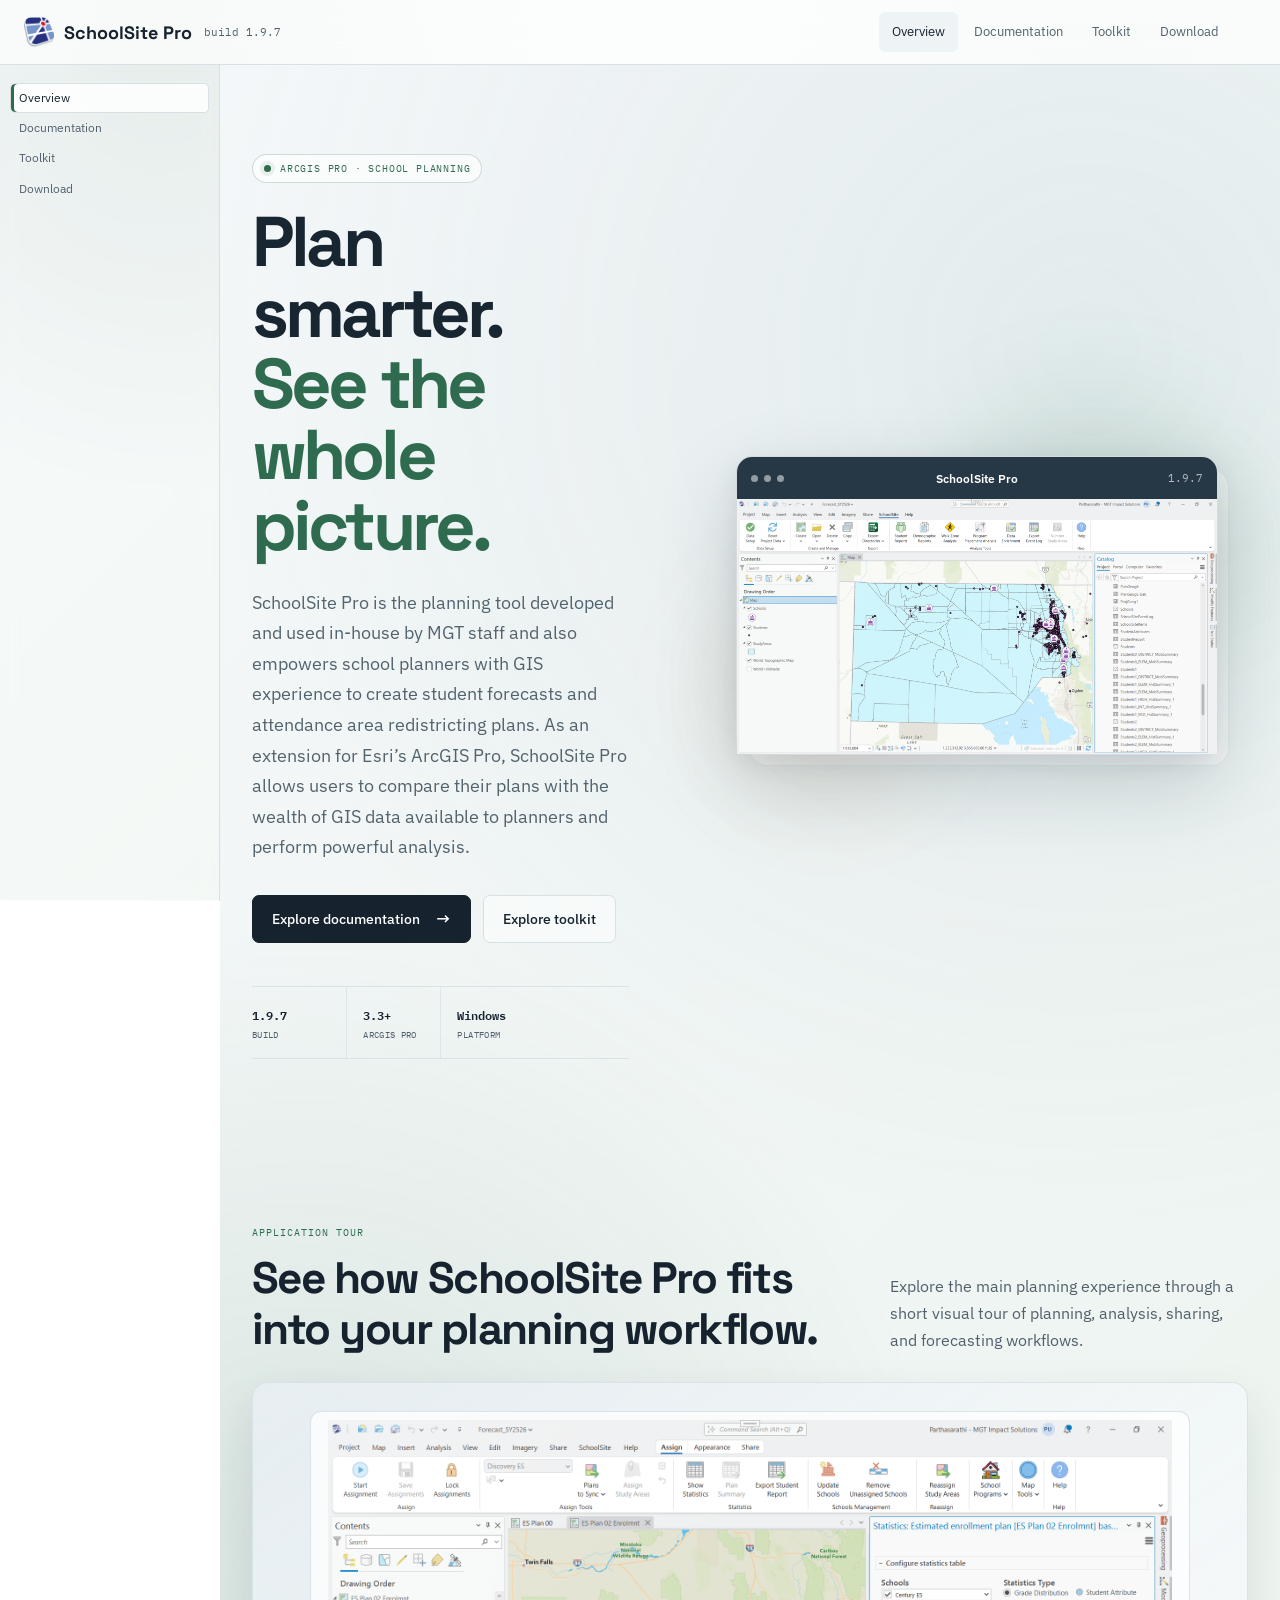
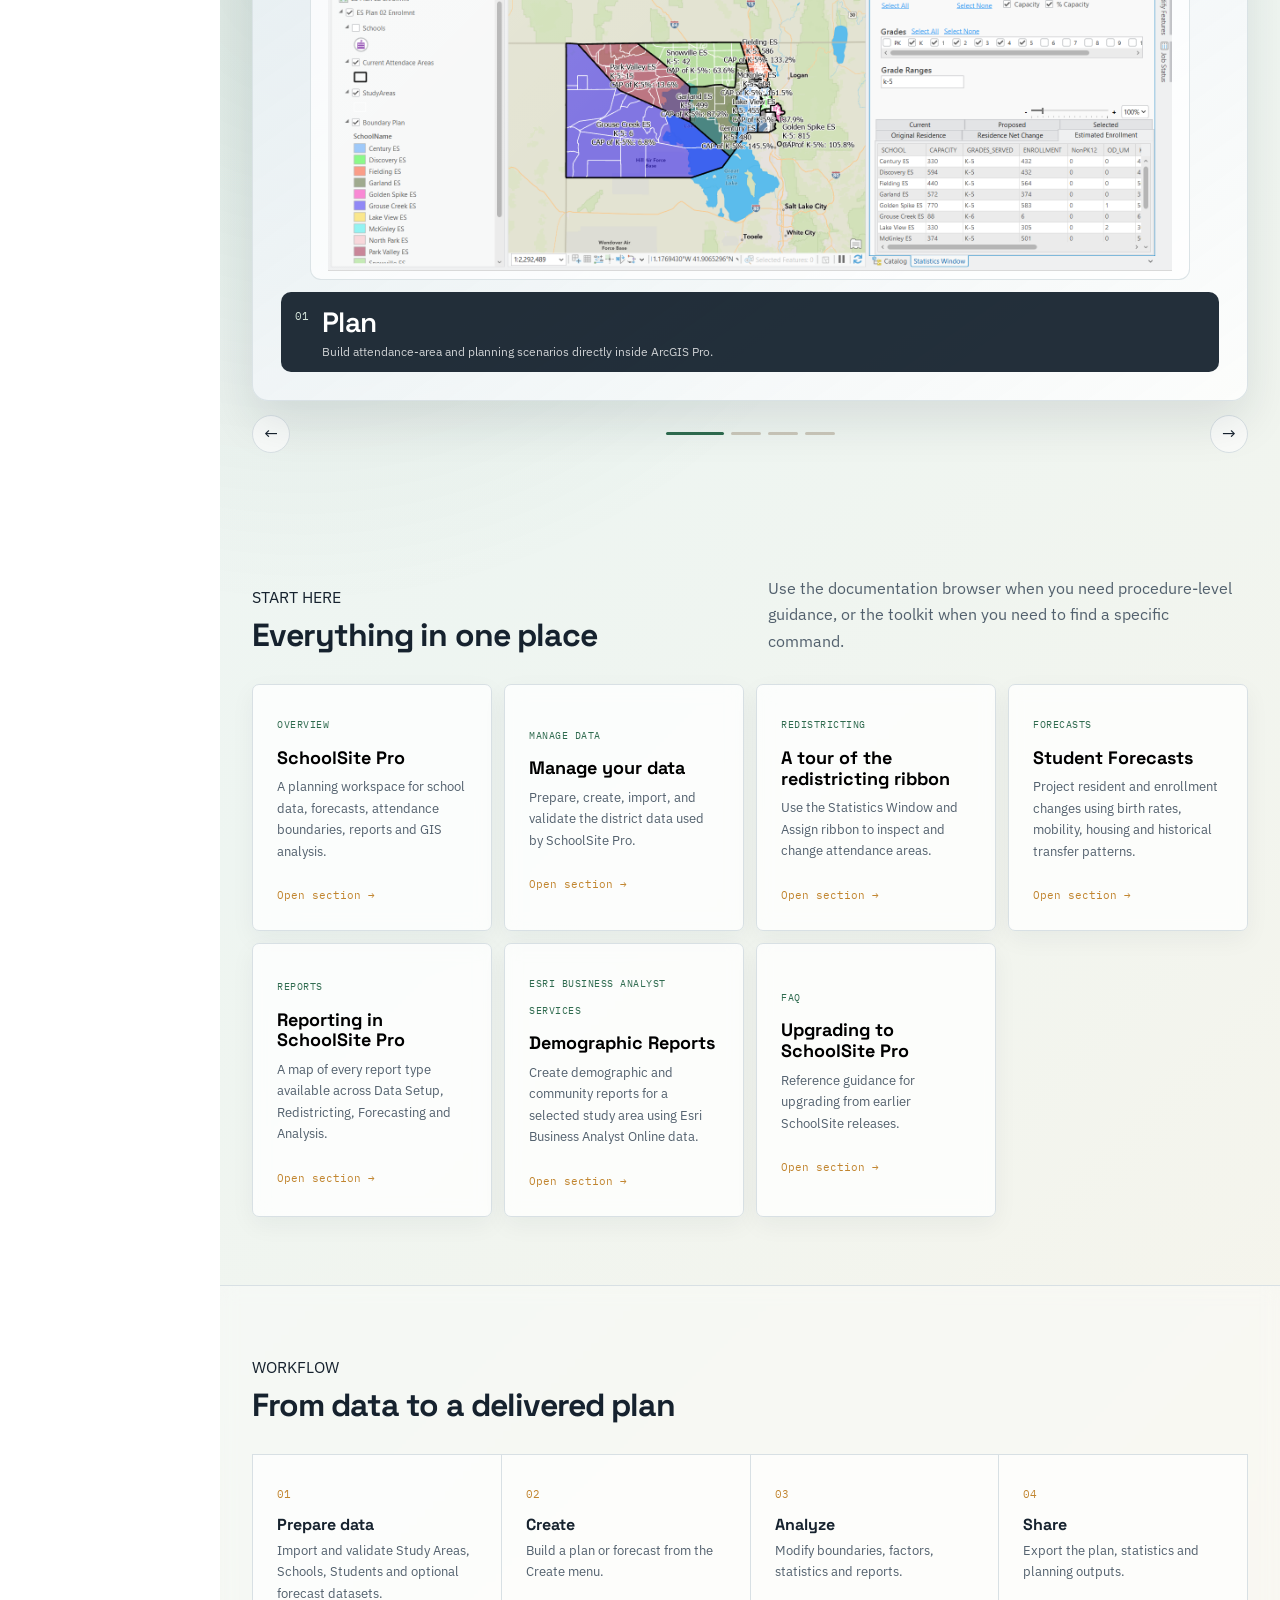
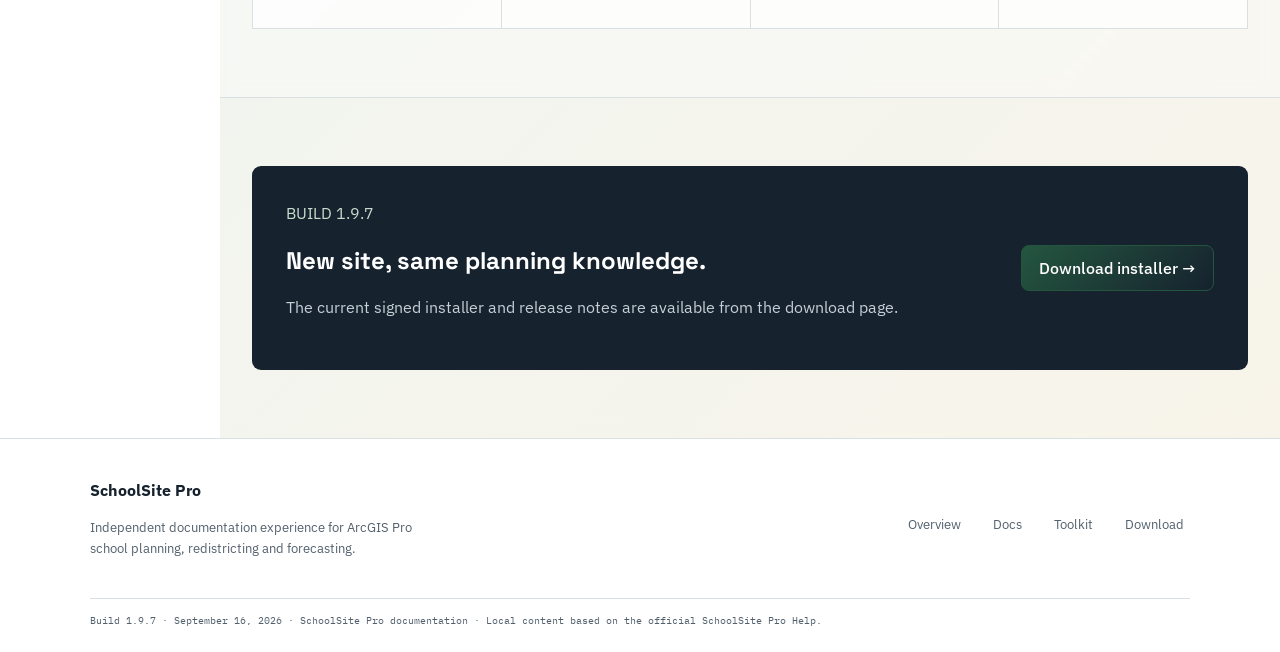
<file: index.html>
<!doctype html>
<html lang="en">
<head>
<meta charset="utf-8">
<meta name="viewport" content="width=device-width,initial-scale=1">
<title>SchoolSite Pro — Planning Documentation</title>
<link rel="icon" href="assets/favicon.ico">
<link rel="stylesheet" href="css/styles.css">
</head>
<body>
<header class="topbar">
  <div class="topbar-inner">
    <button class="brand" onclick="route('home')"><img src="assets/favicon.ico" alt=""><span>SchoolSite Pro</span><small>build <span data-app-build></span></small></button>
    <nav id="desktopNav">
      <button data-route="home" onclick="route('home')">Overview</button>
      <button data-route="docs" onclick="route('docs')">Documentation</button>
      <button data-route="toolkit" onclick="route('toolkit')">Toolkit</button>
      <button data-route="download" onclick="route('download')">Download</button>
    </nav>
   <div class="top-actions">

  <button
    class="menu-btn"
    onclick="toggleMenu()"
    aria-label="Open navigation"
  >
    ☰
  </button>

</div>
  </div>
  <div id="mobileNav" class="mobile-nav">
    <button onclick="route('home');toggleMenu()">Overview</button>
    <button onclick="route('docs');toggleMenu()">Documentation</button>
    <button onclick="route('toolkit');toggleMenu()">Toolkit</button>
    <button onclick="route('download');toggleMenu()">Download</button>
  </div>
</header>

<div class="app">
<aside id="sidebar"></aside>
<main id="appMain"></main>
</div>

<footer>
  <div class="footer-inner">
    <div><strong>SchoolSite Pro</strong><p>Independent documentation experience for ArcGIS Pro school planning, redistricting and forecasting.</p></div>
    <div class="footer-links"><button onclick="route('home')">Overview</button><button onclick="route('docs')">Docs</button><button onclick="route('toolkit')">Toolkit</button><button onclick="route('download')">Download</button></div>
  </div>
  <div class="footer-bottom">Build <span data-app-build></span> · <span data-app-release-date></span> · SchoolSite Pro documentation · Local content based on the official SchoolSite Pro Help.</div>
</footer>

<div id="searchOverlay" class="overlay" onclick="if(event.target===this)closeSearch()">
  <div class="search-dialog">
    <div class="search-head">

  <div class="search-dialog-input">

    <span>⌕</span>

    <input
      id="globalSearch"
      placeholder="Search documentation and tools…"
      autocomplete="off"
      oninput="renderSearch(this.value)"
      onkeydown="handleGlobalSearchKey(event)"
    >

  </div>

  <button
    class="search-close"
    onclick="closeSearch()"
  >
    ESC
  </button>

</div>

    <div id="searchResults"></div>
  </div>
</div>

<script src="js/docs.js"></script>
<script src="js/data.js"></script>
<script>
const RELEASE = window.SCHOOL_SITE_RELEASE;
const docs = window.SCHOOL_SITE_DOCS;
const tools = window.SCHOOL_SITE_TOOLS;
const sections = [...new Set(docs.map(x=>x.section))];
let currentDoc = null;

// Apply release metadata to both the static shell and route-generated markup.
function syncReleaseLabels() {
  document.querySelectorAll('[data-app-build]').forEach(element => {
    element.textContent = RELEASE.version;
  });

  document.querySelectorAll('[data-app-release-date]').forEach(element => {
    element.textContent = RELEASE.releaseDate;
  });
}

syncReleaseLabels();

function route(name, id){
  if(name==='doc' && id){ location.hash='doc/'+id; }
  else location.hash=name;
  renderRoute();
}
function renderRoute(){
  const parts=location.hash.replace(/^#/,'').split('/');
  const page=parts[0]||'home', id=parts[1];
  document.querySelectorAll('#desktopNav button').forEach(b=>b.classList.toggle('active',b.dataset.route===page || (page==='doc'&&b.dataset.route==='docs')));
  if(page==='doc' && id) renderDoc(id);
  else if(page==='docs') renderDocs();
  else if(page==='toolkit') renderToolkit();
  else if(page==='download') renderDownload();
  else renderHome();
  renderSidebar(page,id);
  syncReleaseLabels();
  window.scrollTo(0,0);
}
function renderSidebar(page,id){
  const s=document.getElementById('sidebar');
  if(page==='docs'||page==='doc'){
    s.innerHTML=`<div class="side-search">
      <label class="side-search-label" for="headerSearch">Search documents</label>
      <div class="side-search-field">
        <span aria-hidden="true">⌕</span>
        <input id="headerSearch" type="search" placeholder="Search documents..." autocomplete="off" oninput="searchDocuments(this.value)" onkeydown="handleHeaderSearchKey(event)">
      </div>
    </div>` + [...sections].sort((a,b)=>{
      if (a === 'Start here') return -1;
      if (b === 'Start here') return 1;
      if (a === 'FAQ') return 1;
      if (b === 'FAQ') return -1;
      return a.localeCompare(b);
    }).map((sec,index)=>{
      const items=docs
        .filter(d=>d.section===sec)
        .sort((a,b)=>a.title.localeCompare(b.title));
      const activeInGroup = items.some(d => d.id === id);
      const openByDefault = !id && index === 0;
      return `<details class="side-group" ${activeInGroup || openByDefault ? 'open' : ''}>
        <summary class="side-section">${sec}</summary>
        <div class="side-links">${items.map(d=>`<button class="side-link ${d.id===id?'active':''}" onclick="route('doc','${d.id}')">${d.title}</button>`).join('')}</div>
      </details>`;
    }).join('');

  } else if(page==='toolkit') {
    const categories = toolCategories();
    s.innerHTML = `<div class="side-search toolkit-side-search">
      <label class="side-search-label" for="toolSearch">Search tools</label>
      <div class="side-search-field">
        <span aria-hidden="true">⌕</span>
        <input id="toolSearch" type="search" placeholder="Search tools..." autocomplete="off" oninput="activeToolIndex = null; filterTools(this.value)">
      </div>
    </div>` + categories.map((category,index) => {
      const items = (category === 'All'
        ? tools
        : tools.filter(tool => toolCategory(tool) === category))
        .slice()
        .sort((a,b)=>a.name.localeCompare(b.name));
      const openByDefault = activeToolCat === category || (!activeToolCat && index === 0);
      return `<details class="side-group" data-tool-category="${escapeHtml(category)}" ${openByDefault ? 'open' : ''}>
        <summary class="side-section" onclick='selectToolCategory(${JSON.stringify(category)})'>${escapeHtml(toolGroupLabel(category))}</summary>
        <div class="side-links">${items.map((tool) => {
          const toolIndex = tools.indexOf(tool);
          return `<button class="side-link" onclick="selectTool(${toolIndex})">${escapeHtml(tool.name)}</button>`;
        }).join('')}</div>
      </details>`;
    }).join('');
    const toolSearch = document.getElementById('toolSearch');
    if (toolSearch) toolSearch.value = '';
    filterTools('');
  } else {
    s.innerHTML=`
      <button class="side-link ${page==='home'?'active':''}" onclick="route('home')">Overview</button>
      <button class="side-link" onclick="route('docs')">Documentation</button>
      <button class="side-link" onclick="route('toolkit')">Toolkit</button>
      <button class="side-link" onclick="route('download')">Download</button>`;
  }
}

function renderHome() {
  const overviewCards = [
    {
      section: 'Overview',
      title: 'SchoolSite Pro',
      summary: 'A planning workspace for school data, forecasts, attendance boundaries, reports and GIS analysis.',
      id: 'home'
    },
    ...sections
      .filter(section => !['Start here', 'Tools', 'Troubleshooting'].includes(section))
      .map(section => {
        const doc = section === 'Redistricting'
          ? docs.find(item => item.id === 'redistricting-tour')
          : docs.find(item => item.section === section);

        return {
          section,
          title: doc.title,
          summary: doc.summary,
          id: doc.id
        };
      })
  ];

  document.getElementById('appMain').innerHTML = `

    <!-- =========================================
         SCHOOL SITE PRO OVERVIEW HERO
         ========================================= -->

    <section class="ss-overview">

      <div class="ss-hero">

        <div class="ss-hero-copy">

          <div class="ss-badge">
            <span class="ss-badge-dot"></span>
            ARCGIS PRO · SCHOOL PLANNING
          </div>

          <h1>
            Plan smarter.<br>
            <span>See the whole picture.</span>
          </h1>

          <p class="ss-hero-description">
           SchoolSite Pro is the planning tool developed and used in-house by MGT staff and also empowers school planners with GIS experience to create student forecasts and attendance area redistricting plans. As an extension for Esri’s ArcGIS Pro, SchoolSite Pro allows users to compare their plans with the wealth of GIS data available to planners and perform powerful analysis.
          </p>

          <div class="ss-hero-actions">

            <button
              class="ss-primary-btn"
              onclick="route('docs')"
            >
              Explore documentation
              <span>→</span>
            </button>

            <button
              class="ss-secondary-btn"
              onclick="route('toolkit')"
            >
              Explore toolkit
            </button>

          </div>

          <div class="ss-hero-meta">

            <div>
              <strong data-app-build></strong>
              <span>Build</span>
            </div>

            <div>
              <strong>3.3+</strong>
              <span>ArcGIS Pro</span>
            </div>

            <div>
              <strong>Windows</strong>
              <span>Platform</span>
            </div>

          </div>

        </div>


        <!-- =========================================
             APPLICATION PREVIEW
             ========================================= -->

        <div class="ss-hero-visual">

          <div class="ss-glow ss-glow-one"></div>
          <div class="ss-glow ss-glow-two"></div>

          <div class="ss-app-window">

            <div class="ss-window-top">

              <div class="ss-window-dots">
                <span></span>
                <span></span>
                <span></span>
              </div>

              <div class="ss-window-title">
                SchoolSite Pro
              </div>

              <div class="ss-window-build">
                <span data-app-build></span>
              </div>

            </div>

            <div class="ss-app-preview">

              <img
                src="assets/images/home.png"
                alt="SchoolSite Pro application preview"
              >

            </div>
          </div>

        </div>

      </div>


      <!-- =========================================
           PRODUCT TOUR
           ========================================= -->

      <section class="ss-tour-section">

        <div class="ss-tour-heading">

          <div>

            <span class="ss-section-label">
              APPLICATION TOUR
            </span>

            <h2>
              See how SchoolSite Pro fits into
              your planning workflow.
            </h2>

          </div>

          <p>
            Explore the main planning experience through a
            short visual tour of planning, analysis, sharing,
            and forecasting workflows.
          </p>

        </div>


        <div class="ss-tour">

          <div class="ss-tour-stage">

            <!-- Slide 1 -->
            <div class="ss-tour-slide active">

              <div class="ss-tour-image">

                <img
                 src="assets/images/enrollment.png"
                  alt="School planning dashboard preview"
                >

              </div>

              <div class="ss-tour-caption">

                <span>01</span>

                <div>
                  <strong>Plan</strong>

                  <p>
                    Build attendance-area and planning
                    scenarios directly inside ArcGIS Pro.
                  </p>
                </div>

              </div>

            </div>


            <!-- Slide 2 -->
            <div class="ss-tour-slide">

              <div class="ss-tour-image">

                <img
                  src="assets/images/forecast_plan.png"
                  alt="Planning analysis preview"
                >

              </div>

              <div class="ss-tour-caption">

                <span>02</span>

                <div>
                  <strong>Analyze</strong>

                  <p>
                    Review student populations, capacity,
                    boundaries and forecast results.
                  </p>
                </div>

              </div>

            </div>


            <!-- Slide 3 -->
            <div class="ss-tour-slide">

              <div class="ss-tour-image">

                <img
                  src="assets/images/exportstats.png"
                  alt="Collaborative planning preview"
                >

              </div>

              <div class="ss-tour-caption">

                <span>03</span>

                <div>
                  <strong>Share</strong>

                  <p>
                    Export planning results and communicate
                    proposed scenarios with stakeholders.
                  </p>
                </div>

              </div>

            </div>


            <!-- Slide 4 -->
            <div class="ss-tour-slide">

              <div class="ss-tour-image">

                <img
                  src="assets/images/forecast.png"
                  alt="School planning workflow preview"
                >

              </div>

              <div class="ss-tour-caption">

                <span>04</span>

                <div>
                  <strong>Forecast</strong>

                  <p>
                    Model future resident populations,
                    housing growth and enrollment.
                  </p>
                </div>

              </div>

            </div>

          </div>


          <!-- Tour navigation -->

          <div class="ss-tour-controls">

            <button
              class="ss-tour-arrow"
              id="ssTourPrev"
              aria-label="Previous tour slide"
            >
              ←
            </button>

            <div class="ss-tour-progress">

              <button
                class="ss-tour-dot active"
                data-slide="0"
                aria-label="Tour slide 1"
              ></button>

              <button
                class="ss-tour-dot"
                data-slide="1"
                aria-label="Tour slide 2"
              ></button>

              <button
                class="ss-tour-dot"
                data-slide="2"
                aria-label="Tour slide 3"
              ></button>

              <button
                class="ss-tour-dot"
                data-slide="3"
                aria-label="Tour slide 4"
              ></button>

            </div>

            <button
              class="ss-tour-arrow"
              id="ssTourNext"
              aria-label="Next tour slide"
            >
              →
            </button>

          </div>

        </div>

      </section>


      <!-- =========================================
           START HERE
           ========================================= -->

      <section class="section ss-content-section">

        <div class="section-head">

          <div>

            <span class="eyebrow">
              START HERE
            </span>

            <h2>
              Everything in one place
            </h2>

          </div>

          <p>
            Use the documentation browser when you need
            procedure-level guidance, or the toolkit when
            you need to find a specific command.
          </p>

        </div>


        <div class="card-grid">

          ${overviewCards.map(card => {
            return `

              <button
                class="card"
                onclick="route('doc','${card.id}')"
              >

                <span class="card-kicker">
                  ${card.section}
                </span>

                <h3>
                  ${card.title}
                </h3>

                <p>
                  ${card.summary}
                </p>

                <span class="arrow">
                  Open section →
                </span>

              </button>

            `;

          }).join('')}

        </div>

      </section>


      <!-- =========================================
           WORKFLOW
           ========================================= -->

      <section class="band ss-workflow-band">

        <div class="section">

          <div class="section-head">

            <div>

              <span class="eyebrow">
                WORKFLOW
              </span>

              <h2>
                From data to a delivered plan
              </h2>

            </div>

          </div>


          <div class="steps">

            <div>
              <b>01</b>

              <h3>
                Prepare data
              </h3>

              <p>
                Import and validate Study Areas,
                Schools, Students and optional
                forecast datasets.
              </p>

            </div>


            <div>
              <b>02</b>

              <h3>
                Create
              </h3>

              <p>
                Build a plan or forecast from
                the Create menu.
              </p>

            </div>


            <div>
              <b>03</b>

              <h3>
                Analyze
              </h3>

              <p>
                Modify boundaries, factors,
                statistics and reports.
              </p>

            </div>


            <div>
              <b>04</b>

              <h3>
                Share
              </h3>

              <p>
                Export the plan, statistics
                and planning outputs.
              </p>

            </div>

          </div>

        </div>

      </section>


      <!-- =========================================
           DOWNLOAD CALLOUT
           ========================================= -->

      <section class="section">

        <div class="callout">

          <div>

            <span class="eyebrow">
              BUILD <span data-app-build></span>
            </span>

            <h2>
              New site, same planning knowledge.
            </h2>

            <p>
              The current signed installer and release notes
              are available from the download page.
            </p>

          </div>

          <button
            class="primary"
            onclick="route('download')"
          >
            Download installer →
          </button>

        </div>

      </section>

    </section>

  `;


  // =========================================
  // PRODUCT TOUR JAVASCRIPT
  // =========================================

  const slides = [
    ...document.querySelectorAll('.ss-tour-slide')
  ];

  const dots = [
    ...document.querySelectorAll('.ss-tour-dot')
  ];

  const previousButton =
    document.getElementById('ssTourPrev');

  const nextButton =
    document.getElementById('ssTourNext');

  let currentSlide = 0;

  let tourTimer;


  // =========================================
  // SHOW SLIDE
  // =========================================

  function showTourSlide(index) {

    if (!slides.length) {
      return;
    }

    currentSlide =
      (index + slides.length) % slides.length;


    slides.forEach((slide, i) => {

      slide.classList.toggle(
        'active',
        i === currentSlide
      );

    });


    dots.forEach((dot, i) => {

      dot.classList.toggle(
        'active',
        i === currentSlide
      );

    });

  }


  // =========================================
  // RESTART AUTO SLIDE
  // =========================================

  function restartTourTimer() {

    clearInterval(tourTimer);

    tourTimer = setInterval(() => {

      showTourSlide(currentSlide + 1);

    }, 5500);

  }


  // =========================================
  // PREVIOUS BUTTON
  // =========================================

  if (previousButton) {

    previousButton.onclick = function () {

      showTourSlide(currentSlide - 1);

      restartTourTimer();

    };

  }


  // =========================================
  // NEXT BUTTON
  // =========================================

  if (nextButton) {

    nextButton.onclick = function () {

      showTourSlide(currentSlide + 1);

      restartTourTimer();

    };

  }


  // =========================================
  // DOT NAVIGATION
  // =========================================

  dots.forEach((dot, index) => {

    dot.onclick = function () {

      showTourSlide(index);

      restartTourTimer();

    };

  });


  // =========================================
  // INITIAL SLIDE
  // =========================================

  showTourSlide(0);

  restartTourTimer();


  // =========================================
  // PAUSE ON HOVER
  // =========================================

  const tour =
    document.querySelector('.ss-tour');

  if (tour) {

    tour.addEventListener(
      'mouseenter',
      () => clearInterval(tourTimer)
    );

    tour.addEventListener(
      'mouseleave',
      restartTourTimer
    );

  }

}

function renderDocs(){
 document.getElementById('appMain').innerHTML=`
 <section class="page-head"><span class="eyebrow">DOCUMENTATION</span><h1>SchoolSite Pro documentation</h1><p>Search across the complete local guide. Select an article to open it without leaving this site.</p></section>
 <section class="section docs-layout"><div class="docs-main">
 <div id="docList" class="doc-list"></div></div></section>`;
 filterDocs('');
}

function articleContentText(content) {
  if (Array.isArray(content)) {
    return content.map(item => articleContentText(item)).join(' ');
  }

  if (content && typeof content === 'object') {
    if (content.type === 'image') {
      return [content.alt || '', content.caption || '', content.src || ''].join(' ');
    }

    if (content.type === 'table') {
      const rows = content.rows || [];
      return rows.flat().map(item => articleContentText(item)).join(' ');
    }

    if (content.type === 'list' || content.type === 'steps' || content.type === 'ordered') {
      return (content.items || []).map(item => articleContentText(item)).join(' ');
    }

    if (content.blocks) {
      return content.blocks.map(item => articleContentText(item)).join(' ');
    }

    if (content.items) {
      return content.items.map(item => articleContentText(item)).join(' ');
    }

    if (content.text) {
      return String(content.text || '');
    }

    return Object.values(content).map(item => articleContentText(item)).join(' ');
  }

  return String(content || '');
}

function looksLikeListText(text) {
  return /(?:^|\n)\s*(?:[-*•]|\d+\.)\s+/m.test(text);
}

function parseListText(text) {
  return text
    .split(/\n+/)
    .map(line => line.trim())
    .filter(Boolean)
    .map(line => {
      const match = line.match(/^(?:[-*•]|\d+\.)\s+(.*)$/);
      return match ? match[1].trim() : line;
    })
    .filter(Boolean);
}

function resolveTextValue(value) {
  if (value == null) return '';
  if (typeof value === 'string') return value.trim();
  if (Array.isArray(value)) return value.map(resolveTextValue).filter(Boolean).join(' ');
  if (typeof value === 'object') {
    if (value.text) return resolveTextValue(value.text);
    if (value.label) return resolveTextValue(value.label);
    if (value.title) return resolveTextValue(value.title);
    return Object.values(value).map(resolveTextValue).filter(Boolean).join(' ');
  }
  return String(value).trim();
}

function formatInlineRichText(value) {
  const text = String(value ?? '');

  if (!text) {
    return '';
  }

  const parts = text.split(/(\*\*[^*]+\*\*|__[^_]+__)/g).filter(Boolean);
  const formatted = parts.map(part => {
    const match = part.match(/^\*\*(.+)\*\*$|^__(.+)__$|^(.+)$/);

    if (match) {
      const strongValue = match[1] ?? match[2];

      if (strongValue !== undefined) {
        return `<strong>${escapeHtml(strongValue)}</strong>`;
      }
    }

    return escapeHtml(part);
  }).join('');

  return formatted
    .replace(/"([^"]+)"/g, '“$1”')
    .replace(/'([^']+)'/g, '‘$1’');
}

function renderListItem(item, ordered) {
  if (typeof item === 'string') {
    return `<li>${formatInlineRichText(item.trim())}</li>`;
  }

  if (Array.isArray(item)) {
    return item.map(part => renderListItem(part, ordered)).join('');
  }

  if (item && typeof item === 'object') {
    const textValue = resolveTextValue(item);
    const labelText = textValue && textValue !== '[object Object]' ? textValue : 'Item';
    const label = item.href
      ? `<a href="${escapeHtml(item.href)}" onclick="${escapeHtml(item.onClick || '')}">${formatInlineRichText(labelText)}</a>`
      : formatInlineRichText(labelText);
    const children = item.subitems || item.items || item.children || [];
    const nested = children.length ? `<${ordered ? 'ol' : 'ul'}>${children.map(child => renderListItem(child, item.ordered || ordered)).join('')}</${ordered ? 'ol' : 'ul'}>` : '';
    return `<li>${label}${nested}</li>`;
  }

  const safe = resolveTextValue(item);
  return `<li>${formatInlineRichText(safe || 'Item')}</li>`;
}

function isArticleHeadingText(text) {
  const value = (text || '').trim();

  if (!value || value.length > 90) {
    return false;
  }

  if (/[.!?]/.test(value)) {
    return false;
  }

  return !/^\s*[-*•]\s+/.test(value);
}

function renderStructuredBlock(block) {
  if (Array.isArray(block)) {
    return block.map(item => renderStructuredBlock(item)).join('');
  }

  if (typeof block === 'string') {
    const trimmed = block.trim();
    if (!trimmed) {
      return '';
    }
    if (looksLikeListText(trimmed)) {
      return `<ul>${parseListText(trimmed).map(item => renderListItem(item, false)).join('')}</ul>`;
    }
    return `<p>${formatInlineRichText(trimmed)}</p>`;
  }

  if (!block || typeof block !== 'object') {
    return '';
  }

  if (block.type === 'image') {
    return `<figure class="article-image"><img src="${escapeHtml(block.src || '')}" alt="${escapeHtml(block.alt || '')}"><figcaption>${escapeHtml(block.caption || '')}</figcaption></figure>`;
  }

  if (block.type === 'heading' || block.type === 'subheading') {
    const tag = block.type === 'heading' ? 'h3' : 'h4';
    return `<${tag}>${formatInlineRichText(block.text || block.content || block.title || '')}</${tag}>`;
  }

  if (block.type === 'bullet' || block.type === 'bullets') {
    const items = block.items || block.bullets || [];
    return `<ul>${items.map(item => renderListItem(item, false)).join('')}</ul>`;
  }

  if (block.type === 'table') {
    const headers = block.headers || [];
    const rows = block.rows || [];
    const headerHtml = headers.length ? `<thead><tr>${headers.map(h => `<th>${escapeHtml(String(h))}</th>`).join('')}</tr></thead>` : '';
    const bodyHtml = rows.length ? `<tbody>${rows.map(row => `<tr>${(row || []).map(cell => `<td>${escapeHtml(String(cell ?? ''))}</td>`).join('')}</tr>`).join('')}</tbody>` : '';
    return `<table class="article-table">${headerHtml}${bodyHtml}</table>`;
  }

  if (block.type === 'paragraph' || block.text) {
    const text = block.text || block.content || '';
    if (isArticleHeadingText(text)) {
      return `<p><strong>${formatInlineRichText(text)}</strong></p>`;
    }
    return `<p>${formatInlineRichText(text)}</p>`;
  }

  if (block.type === 'list' || block.type === 'steps' || block.type === 'ordered' || block.items) {
    const ordered = block.type === 'steps' || block.type === 'ordered' || block.ordered;
    const items = block.items || [];
    return `<${ordered ? 'ol' : 'ul'}>${items.map(item => renderListItem(item, ordered)).join('')}</${ordered ? 'ol' : 'ul'}>`;
  }

  if (block.type === 'section' || block.blocks) {
    return (block.blocks || []).map(item => renderStructuredBlock(item)).join('');
  }

  return '';
}

function renderArticleSection(heading, content) {
  const items = Array.isArray(content) ? content : [content];
  const sectionContent = items.map(item => renderStructuredBlock(item)).filter(Boolean).join('');

  if (!sectionContent) {
    return '';
  }

  return `<section>${heading ? `<h2>${escapeHtml(heading)}</h2>` : ''}${sectionContent}</section>`;
}

function filterDocs(q){
 const query = q.trim().toLowerCase();
 const list = docs.map(d => {
   const title = d.title.toLowerCase();
   const section = d.section.toLowerCase();
   const summary = d.summary.toLowerCase();
   const body = Array.isArray(d.body) ? d.body.map(x=>articleContentText(x[1])).join(' ').toLowerCase() : '';
   const text = `${title} ${summary} ${section} ${body}`;
   let score = -1;
   if (!query) score = 0;
   else if (title === query) score = 0;
   else if (title.startsWith(query)) score = 1;
   else if (section.startsWith(query)) score = 2;
   else if (title.includes(query)) score = 3;
   else if (summary.includes(query)) score = 4;
   else if (text.includes(query)) score = 5;
   return { doc: d, score };
 }).filter(item => item.score >= 0).sort((a,b) => a.score - b.score).map(item => item.doc);
 const resultNote = query ? `<div class="doc-results-note">${list.length} suggestion${list.length === 1 ? '' : 's'} for <strong>${escapeHtml(q.trim())}</strong></div>` : '';
 document.getElementById('docList').innerHTML = resultNote + (list.map(d=>`<button class="doc-row" onclick="route('doc','${d.id}')"><div><span class="doc-section">${d.section}</span><h3>${d.title}</h3><p>${d.summary}</p></div><span>→</span></button>`).join('') || '<div class="empty">No documentation matched your search.</div>');
}

function searchDocuments(q) {
 if (!document.getElementById('docList')) {
   renderDocs();
 }
 const input = document.getElementById('headerSearch');
 if (input) input.value = q;
 filterDocs(q);
}
function renderDoc(id){
 const d=docs.find(x=>x.id===id)||docs[0]; currentDoc=d;
 if (id === 'release-notes') {
   renderReleaseNotes();
   return;
 }
 document.getElementById('appMain').innerHTML=`
 <section class="article-wrap"><div class="breadcrumbs"><button onclick="route('docs')">Documentation</button><span>/</span><span>${d.section}</span></div>
 <article class="article"><span class="eyebrow">${d.section.toUpperCase()}</span><h1>${d.title}</h1><p class="article-lead">${d.summary}</p>
 ${d.image ? `<figure class="article-image"><img src="${escapeHtml(d.image.src)}" alt="${escapeHtml(d.image.alt)}"><figcaption>${escapeHtml(d.image.caption)}</figcaption></figure>` : ''}
 ${d.body.map(([h,content])=>renderArticleSection(h,content)).join('')}
 <div class="article-nav"><button class="secondary" onclick="route('docs')">← All documentation</button><button class="primary" onclick="route('toolkit')">Find related tools →</button></div>
 </article></section>`;
}

function renderReleaseNotes() {
 document.getElementById('appMain').innerHTML=`
 <section class="article-wrap"><div class="breadcrumbs"><button onclick="route('docs')">Documentation</button><span>/</span><span>Start here</span></div>
 <article class="article release-notes-article"><span class="eyebrow">START HERE</span><h1>Release Notes</h1><p class="article-lead">Current build changes and recent feature history.</p>
 <div class="release-notes-list">
   ${window.SCHOOL_SITE_RELEASE_NOTES.map(release => `
     <section class="release-note">
       <div class="release-note-heading">
         <div><span class="release-note-label">RELEASE</span><h2>Build ${escapeHtml(release.version)}</h2></div>
         <time>${escapeHtml(release.date)}</time>
       </div>
       <p class="release-note-description">${escapeHtml(release.description)}</p>
       ${release.features.length ? `<ul>${release.features.map(feature => `<li>${escapeHtml(feature)}</li>`).join('')}</ul>` : '<p class="release-note-empty">No additional feature notes were recorded for this release.</p>'}
     </section>
   `).join('')}
 </div>
 <div class="article-nav"><button class="secondary" onclick="route('docs')">← All documentation</button><button class="primary" onclick="route('download')">Download latest build →</button></div>
 </article></section>`;
}

/* Toolkit browsing and category filtering. */

let activeToolCat = "All";
let activeToolIndex = null;

function toolCategories() {
  return [
    "All",
    ...new Set(tools
      .map(tool => toolCategory(tool))
      .filter(Boolean)
      .sort((a, b) => a.localeCompare(b)))
  ];
}

function toolGroupLabel(category) {
  if (category === 'All') return `All tools (${tools.length})`;
  const count = tools.filter(tool => toolCategory(tool) === category).length;
  return `${category} (${count})`;
}

function renderToolkit() {
  activeToolCat = "All";
  activeToolIndex = null;

    document.getElementById("appMain").innerHTML = `
        <section class="page-head">
            <span class="eyebrow">TOOLKIT</span>

            <h1>Every tool, searchable</h1>

            <p>
                Browse SchoolSite Pro tools by workflow or search by
                tool name, description, or details.
            </p>
        </section>

        <section class="section">

            <div class="tool-layout">
                <div class="tool-results">

                    <div
                        id="toolCount"
                        class="count">
                    </div>

                    <div
                        id="toolGrid"
                        class="tool-grid">
                    </div>

                </div>

            </div>

        </section>
    `;

    filterTools("");
}


/* ---------------------------------------------------------
   CHANGE CATEGORY
   --------------------------------------------------------- */

function selectToolCategory(category) {

    activeToolCat = toolCategories().includes(category)
      ? category
      : null;
    activeToolIndex = null;

    const searchInput =
        document.getElementById("toolSearch");

    filterTools(
        searchInput
            ? searchInput.value
            : ""
    );
}

function selectTool(index) {
  const tool = tools[index];
  if (!tool) return;

  activeToolCat = toolCategory(tool);
  activeToolIndex = index;

  const searchInput = document.getElementById("toolSearch");
  if (searchInput) searchInput.value = "";
  filterTools("");
}


/* ---------------------------------------------------------
   GET TOOL CATEGORY
   --------------------------------------------------------- */

function toolCategory(tool) {

    return tool &&
           tool.category &&
           tool.category.trim()
        ? tool.category.trim()
  : "Other Tools";
}


/* ---------------------------------------------------------
   FILTER TOOLS
   --------------------------------------------------------- */

function filterTools(search = "") {

    const grid = document.getElementById("toolGrid");
    const count = document.getElementById("toolCount");

    if (!grid || !count) return;

    search = search.trim().toLowerCase();

    const filtered = tools.filter(tool => {

        const category =
            toolCategory(tool);

        const categoryMatch =
          activeToolCat === "All" ||
          category === activeToolCat;

        const toolMatch =
          activeToolIndex === null ||
          tools.indexOf(tool) === activeToolIndex;

        if (!categoryMatch || !toolMatch) return false;

        if (!search) return true;

        const text = [
            tool.name,
            category,
            tool.desc,
          articleContentText(tool.content || tool.details)
        ]
        .join(" ")
        .toLowerCase();

        return text.includes(search);
    });

    if (search) {
      filtered.sort((a, b) => {
        const score = tool => {
          const name = tool.name.toLowerCase();
          const category = toolCategory(tool).toLowerCase();
          if (name === search) return 0;
          if (name.startsWith(search)) return 1;
          if (category.startsWith(search)) return 2;
          return 3;
        };
        return score(a) - score(b);
      });
    }

    const scopeLabel = activeToolIndex !== null
      ? tools[activeToolIndex].name
      : search ? `matches for "${search}"` : activeToolCat === "All" ? "all tools" : activeToolCat;

    const toolLabel = filtered.length === 1 ? "tool" : "tools";

    count.textContent =
      `${filtered.length} ${toolLabel} · ${scopeLabel}`;

    if (!filtered.length) {

        grid.innerHTML = `
            <div class="empty">
                <strong>No tools found</strong>
                <p>
                    Try another search term
                    or choose a different
                    category.
                </p>
            </div>
        `;

        return;
    }

    grid.innerHTML =
        filtered.map(tool => {

            const index =
                tools.indexOf(tool);

            return `
                <button
                    class="tool-card"
                    onclick="openTool(${index})">

                  <img src="assets/images/tool-icon.svg" alt="">

                    <div class="tool-card-content">

                        <span class="tool-category">
                          ${escapeHtml(toolCategory(tool))}
                        </span>

                        <h3>${escapeHtml(tool.name)}</h3>

                        <p>${escapeHtml(tool.desc)}</p>

                    </div>

                </button>
            `;

        }).join("");
}
/* ---------------------------------------------------------
   SAFE HTML TEXT
   --------------------------------------------------------- */



function openTool(i){
 const t=tools[i], m=document.createElement('div'); m.className='modal'; m.id='toolModal';
 const detailBlocks = [
   ...(Array.isArray(t.content) ? t.content : []),
   ...(t.details ? [{ type: 'paragraph', text: t.details }] : [])
 ];
 const renderedDetails = detailBlocks
   ? detailBlocks.map(renderStructuredBlock).join('')
   : '';
 m.innerHTML=`<div class="modal-box"><button class="modal-x" onclick="this.closest('.modal').remove()" aria-label="Close tool details">×</button><span class="eyebrow">${escapeHtml(toolCategory(t).toUpperCase())}</span><h2>${escapeHtml(t.name)}</h2><p>${formatInlineRichText(t.desc)}</p>${renderedDetails ? `<div class="tool-details">${renderedDetails}</div>` : ''}<div class="modal-foot">${escapeHtml(RELEASE.productName)} toolkit · Build ${escapeHtml(RELEASE.version)}</div></div>`;
 m.addEventListener('click', event => {
   if (event.target === m) m.remove();
 });
 document.body.appendChild(m);
}
function renderDownload(){
 document.getElementById('appMain').innerHTML=`
 <section class="download-page">
   <div class="download-copy">
     <span class="eyebrow">DESKTOP ADD-IN</span>

    <h1>Install ${RELEASE.productName} ${RELEASE.version}</h1>

     <p>
       A single installer adds SchoolSite Pro to ArcGIS Pro.
       Download the latest SchoolSite Pro package below.
     </p>

     <h2>What's new</h2>
     <ul class="news">
       <li>Utilization Report for boundary-comparison workflows.</li>
       <li>SYF reports can be exported during Data Setup.</li>
       <li>Automated Attendance Matrix includes CAPACITY.</li>
       <li>Additional residential forecast charts.</li>
       <li>Improved Address Directory performance.</li>
       <li>Bulk reassignment can exclude selected schools.</li>
     </ul>

     <h2>Installation</h2>
     <div class="steps install">
       <div>
         <b>01</b>
         <h3>Close ArcGIS Pro</h3>
         <p>Quit running Pro sessions.</p>
       </div>

       <div>
         <b>02</b>
         <h3>Run installer</h3>
         <p>Launch the signed installer with required permissions.</p>
       </div>

       <div>
         <b>03</b>
         <h3>Register SchoolSite Pro</h3>
         <p>Open ArcGIS Pro, enter your License ID and license password, then click Activate.</p>
       </div>

       <div>
         <b>04</b>
         <h3>Use SchoolSite Pro</h3>
         <p>The SchoolSite add-in appears automatically in ArcGIS Pro after activation.</p>
       </div>

       <div>
         <b>05</b>
         <h3>Run Data Setup</h3>
         <p>Import and validate district data.</p>
       </div>
     </div>
   </div>

   <aside class="download-card">
    <div class="version">${RELEASE.version}</div>

    <p>${RELEASE.releaseDate} · MGT Impact Solutions</p>

     <a
       class="primary wide"
      href="${RELEASE.downloadUrl}"
       download
     >
       Download installer ↓
     </a>

     <dl>
       <dt>Requires</dt>
      <dd>${RELEASE.requirements}</dd>

       <dt>Platform</dt>
       <dd>Windows x64</dd>

       <dt>Publisher</dt>
       <dd>MGT Impact Solutions</dd>

     </dl>

<small>
  ${RELEASE.productName} ${RELEASE.version} is provided through the official GitHub release.
  <a href="${RELEASE.githubUrl}" target="_blank" rel="noopener noreferrer">
    View on GitHub
  </a>
</small>

   </aside>
 </section>`;
}
function focusSearch() {
  const input = document.getElementById('headerSearch');

  if (input) {
    input.focus();
    input.select();
  }
}


function openSearchOverlay() {
  const overlay = document.getElementById('searchOverlay');
  const input = document.getElementById('globalSearch');

  if (!overlay || !input) {
    return;
  }

  overlay.classList.add('open');

  requestAnimationFrame(() => {
    input.focus();
    input.select();
  });

  renderSearch(input.value || '');
}


function closeSearch() {
  const overlay = document.getElementById('searchOverlay');

  if (overlay) {
    overlay.classList.remove('open');
  }
}

/* Search the local documentation and toolkit from the Ctrl/Cmd + K palette. */
function buildSearchHits(q) {
  q = (q || '').trim();
  if (!q) return [];

  const query = q.toLowerCase();
  const hits = [];

  docs.forEach(d => {
    const text = (
      d.title + ' ' +
      d.summary + ' ' +
      d.section + ' ' +
      d.body.map(item => `${item[0]} ${articleContentText(item[1])}`).join(' ')
    ).toLowerCase();

    if (text.includes(query)) {
      hits.push({
        type: 'Documentation',
        title: d.title,
        meta: d.section,
        action: () => { closeSearch(); route('doc', d.id); }
      });
    }
  });

  tools.forEach((t, i) => {
    const text = (
      t.name + ' ' +
      t.desc + ' ' +
      (t.details || '')
    ).toLowerCase();

    if (text.includes(query)) {
      hits.push({
        type: 'Tool',
        title: t.name,
        meta: toolCategory(t),
        action: () => {
          closeSearch();
          route('toolkit');
          setTimeout(() => { openTool(i); }, 50);
        }
      });
    }
  });

  return hits;
}

function renderSearch(q) {
  const results = document.getElementById('searchResults');
  if (!results) return;

  q = (q || '').trim();

  if (!q) {
    results.innerHTML = '<div class="search-empty"></div>';
    return;
  }
  const hits = buildSearchHits(q);

  if (!hits.length) {
    results.innerHTML = `<div class="search-empty">No documentation or tools found for <strong>${escapeHtml(q)}</strong></div>`;
    return;
  }

  results.innerHTML = hits.slice(0, 20).map((h, i) => `
    <button class="search-result" data-search-index="${i}">
      <span class="search-result-type">${h.type}</span>
      <span class="search-result-content">
        <strong>${escapeHtml(h.title)}</strong>
        <small>${escapeHtml(h.meta)}</small>
      </span>
      <span class="search-result-arrow">→</span>
    </button>
  `).join('');

  results.querySelectorAll('.search-result').forEach((button, index) => {
    button.onclick = () => { if (hits[index]) hits[index].action(); };
  });
}

function handleGlobalSearchKey(event) {
  if (event.key === 'Enter') {
    const first = document.querySelector('#searchResults .search-result');
    if (first) first.click();
  }
  if (event.key === 'Escape') {
    closeSearch();
  }
}


function renderHeaderSearch(q) {

  const results =
    document.getElementById('headerSearchResults');

  if (!results) {
    return;
  }

  q = q.trim();

  if (!q) {
    results.classList.remove('show');
    results.innerHTML = '';
    return;
  }

  const hits = buildSearchHits(q);

  if (!hits.length) {

    results.innerHTML = `
      <div class="header-search-empty">
        No documentation or tools found for
        <strong>${escapeHtml(q)}</strong>
      </div>
    `;

    results.classList.add('show');

    return;
  }


  results.innerHTML = hits
    .slice(0, 8)
    .map((h, i) => `
      <button
        class="header-search-result"
        data-search-index="${i}"
      >
        <span class="header-result-type">
          ${h.type}
        </span>

        <span class="header-result-content">

          <strong>
            ${escapeHtml(h.title)}
          </strong>

          <small>
            ${escapeHtml(h.meta)}
          </small>

        </span>

        <span class="header-result-arrow">
          →
        </span>

      </button>
    `)
    .join('');


  results.classList.add('show');


  results
    .querySelectorAll('.header-search-result')
    .forEach((button, index) => {

      button.onclick = () => {

        if (hits[index]) {
          hits[index].action();
        }

      };

    });

}


function handleHeaderSearchKey(event) {

  if (event.key === 'Enter') {

    const firstResult =
      document.querySelector(
        '.header-search-result'
      );

    if (firstResult) {
      firstResult.click();
    }

  }

  if (event.key === 'Escape') {

    clearHeaderSearch();

    event.target.blur();

  }

}


function clearHeaderSearch() {

  const input =
    document.getElementById('headerSearch');

  const results =
    document.getElementById('headerSearchResults');

  if (input) {
    input.value = '';
  }

  if (results) {
    results.classList.remove('show');
    results.innerHTML = '';
  }

}


function escapeHtml(value) {

  return String(value)
    .replace(/&/g, '&amp;')
    .replace(/</g, '&lt;')
    .replace(/>/g, '&gt;')
    .replace(/"/g, '&quot;')
    .replace(/'/g, '&#039;');

}

function toggleMenu(){document.getElementById('mobileNav').classList.toggle('open')}
document.addEventListener('keydown', e => {

  if (
    (e.ctrlKey || e.metaKey) &&
    e.key.toLowerCase() === 'k'
  ) {

    e.preventDefault();

    openSearchOverlay();

    return;
  }


  if (e.key === 'Escape') {

    closeSearch();

  }

});
window.addEventListener('hashchange',renderRoute);
renderRoute();
</script>
<script>
(function () {
  if (!window.chatbase || window.chatbase("getState") !== "initialized") {
    window.chatbase = (...args) => {
      if (!window.chatbase.q) {
        window.chatbase.q = [];
      }
      window.chatbase.q.push(args);
    };

    window.chatbase = new Proxy(window.chatbase, {
      get(target, prop) {
        if (prop === "q") {
          return target.q;
        }

        return (...args) => target(prop, ...args);
      }
    });
  }

  const onLoad = function () {
    const script = document.createElement("script");
    script.src = "https://www.chatbase.co/embed.min.js";
    script.id = "c8BBOEDO7bSVDt69zISB6";
    script.domain = "www.chatbase.co";
    document.body.appendChild(script);
  };

  if (document.readyState === "complete") {
    onLoad();
  } else {
    window.addEventListener("load", onLoad);
  }
})();
</script>

</body>
</html>
</file>
<file: css/styles.css>
@import url('https://fonts.googleapis.com/css2?family=IBM+Plex+Mono:wght@400;500;600&family=IBM+Plex+Sans:wght@400;500;600&family=Space+Grotesk:wght@400;500;600;700&display=swap');

/* =========================================================
   SCHOOL SITE PRO
   Clean ArcGIS / Desktop Application Style
   ========================================================= */

:root {
    --ink: #16222E;
    --ink-soft: #263746;
    --soft: #52606D;

    --line: #D8E0E4;
    --line-dark: #C5D0D6;

    --green: #2F6B4F;
    --green-dark: #24563F;
    --green-soft: #DCE8DF;

    --amber: #C1852F;
    --blue-soft: #E7EEF3;

    --aurora-green: rgba(47, 107, 79, .12);
    --aurora-blue: rgba(96, 139, 165, .10);
    --aurora-gold: rgba(193, 133, 47, .09);
    --glass: rgba(255, 255, 255, .72);
    --shadow-soft: 0 18px 45px rgba(24, 43, 58, .08);

    --mono: 'IBM Plex Mono', monospace;
    --sans: 'IBM Plex Sans', sans-serif;
    --head: 'Space Grotesk', sans-serif;

}


/* =========================================================
   RESET
   ========================================================= */

* {
    box-sizing: border-box;
}

html {
    scroll-behavior: smooth;
}

body {
    margin: 0;
    min-height: 100vh;
    background:
        radial-gradient(circle at 12% 8%, var(--aurora-green), transparent 30%),
        radial-gradient(circle at 88% 18%, var(--aurora-blue), transparent 28%),
        radial-gradient(circle at 70% 92%, var(--aurora-gold), transparent 30%),
        linear-gradient(135deg, #F4F7F9 0%, #EEF5F1 52%, #F8F4EA 100%);
    background-attachment: fixed;
    color: var(--ink);
    font: 16px/1.65 var(--sans);
    -webkit-font-smoothing: antialiased;
}

button,
input {
    font: inherit;
}

button {
    cursor: pointer;
}

button:focus-visible,
a:focus-visible,
input:focus-visible {
    outline: 3px solid rgba(47, 107, 79, .28);
    outline-offset: 3px;
}

a {
    color: inherit;
    text-decoration: none;
}

img {
    max-width: 100%;
}

h1,
h2,
h3 {
    font-family: var(--head);
    line-height: 1.15;
}


/* =========================================================
   TOP NAVIGATION
   ========================================================= */

.topbar {
    position: sticky;
    top: 0;
    z-index: 500;
    background: rgba(255, 255, 255, .78);
    backdrop-filter: blur(12px);
    border-bottom: 1px solid var(--line);
}

.topbar-inner {
    width: min(1440px, calc(100% - 48px));
    min-height: 64px;
    margin: 0 auto;

    display: flex;
    align-items: center;
    gap: 24px;
}


/* Brand */

.brand {
    display: flex;
    align-items: center;
    gap: 10px;

    padding: 0;
    border: 0;
    background: transparent;

    color: var(--ink);
    font: 700 18px var(--head);
    white-space: nowrap;
}

.brand img {
    width: 30px;
    height: 30px;
    border-radius: 7px;
    object-fit: cover;
}

.brand small {
    margin-left: 2px;

    color: var(--soft);
    font: 11px var(--mono);
    font-weight: 400;
}


/* Desktop navigation */

nav {
    display: flex;
    align-items: center;
    gap: 3px;
    margin-left: auto;
}

nav button {
    border: 0;
    border-radius: 6px;
    background: transparent;

    padding: 9px 13px;

    color: var(--soft);
    font-size: 13px;

    transition:
        background .18s ease,
        color .18s ease;
}

nav button:hover,
nav button.active {
    background: #EEF3F5;
    color: var(--ink);
}


/* =========================================================
   HEADER SEARCH
   ========================================================= */

.top-actions {
    display: flex;
    align-items: center;
    gap: 8px;
}


/* Current inline search */

.header-search {
    position: relative;

    width: 290px;
    height: 40px;

    display: flex;
    align-items: center;

    border: 1px solid var(--line);
    border-radius: 7px;

    background: #F7F9FA;

    transition:
        border-color .18s ease,
        box-shadow .18s ease,
        background .18s ease;
}

.header-search:focus-within {
    background: #FFFFFF;
    border-color: #71907F;
    box-shadow: 0 0 0 3px rgba(47, 107, 79, .09);
}

.header-search-icon {
    width: 20px;
    margin-left: 11px;

    display: inline-flex;
    justify-content: center;

    color: #697982;
    font-size: 19px;
    line-height: 1;
}

.header-search input {
    flex: 1;
    min-width: 0;

    height: 100%;

    padding: 0 8px;

    border: 0;
    outline: 0;
    background: transparent;

    color: var(--ink);
    font-size: 13px;
}

.header-search input::placeholder {
    color: #87939B;
}

.header-search kbd {
    margin-right: 7px;

    padding: 3px 6px;

    border: 1px solid #D5DDE1;
    border-bottom-width: 2px;
    border-radius: 4px;

    background: #F2F5F6;

    color: #6D7B83;
    font: 10px var(--mono);
}


/* Inline search results */

.header-search-results {
    position: absolute;
    top: calc(100% + 8px);
    left: 0;
    right: 0;

    z-index: 1000;

    display: none;

    max-height: 430px;
    overflow-y: auto;

    padding: 6px;

    border: 1px solid var(--line);
    border-radius: 9px;

    background: rgba(255, 255, 255, .86);
    backdrop-filter: blur(16px);

    box-shadow:
        0 20px 50px rgba(24, 43, 58, .16),
        0 4px 12px rgba(24, 43, 58, .07);
}

.header-search-results.show {
    display: block;
}

.header-search-result {
    width: 100%;

    display: grid;
    grid-template-columns: auto minmax(0, 1fr) auto;
    align-items: center;

    gap: 12px;

    padding: 10px 11px;

    border: 0;
    border-radius: 6px;

    background: transparent;

    text-align: left;
}

.header-search-result:hover {
    background: #F1F5F3;
}

.header-result-type {
    color: var(--green);
    font: 9px var(--mono);
    text-transform: uppercase;
    letter-spacing: .06em;
}

.header-result-content {
    min-width: 0;
}

.header-result-content strong {
    display: block;

    overflow: hidden;
    text-overflow: ellipsis;
    white-space: nowrap;

    color: var(--ink);
    font-size: 13px;
    font-weight: 600;
}

.header-result-content small {
    display: block;

    margin-top: 2px;

    overflow: hidden;
    text-overflow: ellipsis;
    white-space: nowrap;

    color: #7B8991;
    font-size: 11px;
}

.header-result-arrow {
    color: #789083;
    font-size: 15px;
}

.header-search-empty {
    padding: 18px;

    color: var(--soft);
    font-size: 12px;
}


/* =========================================================
   MOBILE MENU
   ========================================================= */

.menu-btn {
    display: none;

    border: 1px solid var(--line);
    border-radius: 6px;

    padding: 8px 11px;

    background: #F7F9FA;
    color: var(--soft);
}

.mobile-nav {
    display: none;

    padding: 8px 20px 14px;

    border-top: 1px solid var(--line);
    background: rgba(255, 255, 255, .88);
    backdrop-filter: blur(14px);
}

.mobile-nav button {
    width: 100%;

    display: block;

    padding: 10px;

    border: 0;
    border-bottom: 1px solid var(--line);

    background: transparent;

    color: var(--ink);

    text-align: left;
}


/* =========================================================
   APPLICATION LAYOUT
   ========================================================= */

.app {
    width: min(1440px, 100%);
    margin: 0 auto;

    display: grid;
    grid-template-columns: minmax(190px, 220px) minmax(0, 1fr);

    min-height: 72vh;
    background: rgba(255, 255, 255, .08);
}

#appMain {
    min-width: 0;
}


/* =========================================================
   SIDEBAR
   ========================================================= */

#sidebar {
    position: sticky;
    top: 64px;

    height: calc(100vh - 64px);

    overflow-y: auto;

    padding: 18px 10px 24px;

    border-right: 1px solid var(--line);

    background: rgba(255, 255, 255, .26);
    backdrop-filter: blur(8px);
}

.side-search {
    position: relative;
    margin: 0 0 14px;
}

.side-search-label {
    display: block;
    margin: 0 4px 6px;
    color: var(--green);
    font: 10px var(--mono);
    letter-spacing: .08em;
    text-transform: uppercase;
}

.side-search-field {
    position: relative;
    display: flex;
    align-items: center;
    gap: 6px;
    min-height: 34px;
    padding: 0 8px;
    border: 1px solid var(--line);
    border-radius: 6px;
    background: rgba(255, 255, 255, .62);
    transition: border-color .18s ease, box-shadow .18s ease, background .18s ease;
}

.side-search-field:focus-within {
    border-color: #71907F;
    background: #FFFFFF;
    box-shadow: 0 0 0 3px rgba(47, 107, 79, .08);
}

.side-search-field > span {
    color: var(--soft);
    font-size: 15px;
    line-height: 1;
}

.side-search-field input {
    width: 100%;
    min-width: 0;
    padding: 7px 0;
    border: 0;
    outline: 0;
    background: transparent;
    color: var(--ink);
    font-size: 12px;
}

.side-search-field input::placeholder {
    color: #87939B;
}

.side-search-results {
    width: 100%;
    max-height: 320px;
}

.toolkit-side-search {
    margin-top: 16px;
}

.side-title {
    margin-bottom: 12px;

    color: var(--green);

    font: 10px var(--mono);
    letter-spacing: .08em;
    text-transform: uppercase;
}

.side-group {
    margin-bottom: 8px;
    border: 1px solid rgba(13, 30, 38, 0.08);
    border-radius: 7px;
    padding: 6px 6px 4px;
    background: rgba(255,255,255,.22);
}

.side-section {
    margin: 0;
    padding: 5px 6px 6px;

    color: var(--ink);

    font-size: 10.5px;
    font-weight: 700;
    letter-spacing: .06em;
    text-transform: uppercase;
    list-style: none;
    cursor: pointer;
    display: flex;
    align-items: center;
    justify-content: space-between;
    gap: 6px;
}

.side-section::-webkit-details-marker {
    display: none;
}

.side-section::after {
    content: '▾';
    color: var(--soft);
    font-size: 9px;
    line-height: 1;
    transition: transform .18s ease;
}

.side-group:not([open]) > .side-section::after {
    content: '▸';
}

.side-links {
    display: grid;
    gap: 2px;
    margin-top: 2px;
}

.side-link {
    width: 100%;

    border: 1px solid transparent;
    border-radius: 5px;

    padding: 6px 8px;

    background: transparent;

    color: var(--soft);

    text-align: left;
    font-size: 12px;
    line-height: 1.35;

    transition:
        background .16s ease,
        border-color .16s ease,
        color .16s ease;
}

.side-link:hover,
.side-link.active {
    border-color: var(--line);
    background: rgba(255, 255, 255, .82);
    color: var(--ink);
}

.side-link.active {
    box-shadow: inset 3px 0 0 var(--green);
}

.side-note {
    margin-top: 24px;
    padding-top: 18px;

    border-top: 1px dashed var(--line);

    color: var(--soft);
    font-size: 12px;
}


/* =========================================================
   GENERAL SECTIONS
   ========================================================= */

.section {
    width: min(1100px, calc(100% - 64px));
    margin: 0 auto;

    padding: 68px 0;
}

.section-head {
    display: flex;
    align-items: flex-end;
    justify-content: space-between;

    gap: 30px;

    margin-bottom: 30px;
}

.section-head h2 {
    margin: 7px 0 0;

    font-size: 32px;
    letter-spacing: -.03em;
}

.section-head p {
    max-width: 48ch;

    margin: 0;

    color: var(--soft);
}


/* =========================================================
   GENERAL BUTTONS
   ========================================================= */

.primary,
.secondary {
    display: inline-flex;
    align-items: center;
    justify-content: center;

    min-height: 46px;

    padding: 0 17px;

    border-radius: 8px;

    font-weight: 500;
    transition: transform .18s ease, box-shadow .18s ease, background .18s ease, border-color .18s ease;
}

.primary {
    border: 1px solid var(--green-dark);
    background: linear-gradient(135deg, var(--green-dark), var(--ink));
    color: #FFFFFF;
}

.primary:hover {
    background: linear-gradient(135deg, #2D7655, var(--ink-soft));
    box-shadow: 0 10px 22px rgba(36, 86, 63, .18);
    transform: translateY(-2px);
}

.secondary {
    border: 1px solid var(--line);
    background: transparent;
    color: var(--ink);
}

.secondary:hover {
    border-color: var(--ink);
    background: #FFFFFF;
    box-shadow: var(--shadow-soft);
    transform: translateY(-2px);
}


/* =========================================================
   OVERVIEW PAGE
   ========================================================= */

.ss-overview {
    position: relative;

    overflow: hidden;

    background:
        radial-gradient(circle at 82% 8%, var(--aurora-blue), transparent 26%),
        radial-gradient(circle at 8% 42%, var(--aurora-green), transparent 28%),
        linear-gradient(135deg, #F4F7F9 0%, #EEF5F1 52%, #F8F4EA 100%);
}


/* =========================================================
   OVERVIEW HERO
   ========================================================= */

.ss-hero {
    position: relative;
    z-index: 1;

    width: min(1440px, calc(100% - 64px));

    min-height: 680px;

    margin: 0 auto;

    display: grid;

    grid-template-columns: minmax(0, .82fr) minmax(0, 1.18fr);

    align-items: center;

    gap: clamp(48px, 6vw, 105px);

    padding: 88px 0 80px;
}

.ss-hero-copy {
    max-width: 600px;
}

.ss-badge {
    display: inline-flex;
    align-items: center;

    gap: 9px;

    padding: 7px 11px;

    border: 1px solid rgba(47, 107, 79, .22);
    border-radius: 999px;

    background: rgba(255, 255, 255, .65);

    color: var(--green);

    font: 10px var(--mono);
    letter-spacing: .08em;
}

.ss-badge-dot {
    width: 7px;
    height: 7px;

    border-radius: 50%;

    background: var(--green);

    box-shadow:
        0 0 0 4px rgba(47, 107, 79, .09);

    animation: ssPulse 2.2s ease-in-out infinite;
}

.ss-hero h1 {
    max-width: 720px;

    margin: 24px 0 25px;

    color: #182632;

    font-family: var(--head);

    font-size: clamp(48px, 5.5vw, 76px);
    font-weight: 700;

    line-height: 1.01;

    letter-spacing: -.055em;
}

.ss-hero h1 span {
    color: var(--green);
}

.ss-hero-description {
    max-width: 560px;

    margin: 0;

    color: #53636E;

    font-size: 18px;
    line-height: 1.7;
}

.ss-hero-actions {
    display: flex;
    align-items: center;

    flex-wrap: wrap;

    gap: 12px;

    margin-top: 32px;
}

.ss-primary-btn,
.ss-secondary-btn {
    min-height: 48px;

    display: inline-flex;
    align-items: center;
    justify-content: center;

    gap: 16px;

    padding: 0 19px;

    border-radius: 7px;

    font: 500 14px var(--sans);

    transition:
        transform .2s ease,
        box-shadow .2s ease,
        background .2s ease;
}

.ss-primary-btn {
    border: 1px solid var(--ink);
    background: var(--ink);
    color: #FFFFFF;
}

.ss-primary-btn:hover {
    transform: translateY(-2px);

    box-shadow:
        0 10px 25px rgba(22, 34, 46, .15);
}

.ss-primary-btn span {
    font-size: 17px;

    transition: transform .2s ease;
}

.ss-primary-btn:hover span {
    transform: translateX(4px);
}

.ss-secondary-btn {
    border: 1px solid var(--line);

    background: rgba(255, 255, 255, .55);

    color: var(--ink);
}

.ss-secondary-btn:hover {
    transform: translateY(-2px);

    border-color: var(--line-dark);

    background: #FFFFFF;
}


/* Hero metadata */

.ss-hero-meta {
    max-width: 600px;

    display: grid;
    grid-template-columns: repeat(4, 1fr);

    margin-top: 43px;

    border-top: 1px solid rgba(216, 224, 228, .9);
    border-bottom: 1px solid rgba(216, 224, 228, .9);
}

.ss-hero-meta div {
    min-width: 0;

    padding: 18px 16px 18px 0;
}

.ss-hero-meta div + div {
    padding-left: 16px;

    border-left: 1px solid rgba(216, 224, 228, .75);
}

.ss-hero-meta strong {
    display: block;

    color: var(--ink);

    font: 600 12px var(--mono);
}

.ss-hero-meta span {
    display: block;

    margin-top: 4px;

    color: var(--soft);

    font: 9px var(--mono);
    letter-spacing: .04em;
    text-transform: uppercase;
}


/* =========================================================
   HERO APPLICATION PREVIEW
   ========================================================= */

.ss-hero-visual {
    position: relative;

    min-width: 0;

    display: flex;
    align-items: center;
    justify-content: center;

    padding: 30px;
}

.ss-glow {
    position: absolute;

    border-radius: 50%;

    filter: blur(45px);

    pointer-events: none;
}

.ss-glow-one {
    width: 310px;
    height: 310px;

    top: -35px;
    right: 0;

    background: rgba(47, 107, 79, .11);

    animation: ssFloat 6s ease-in-out infinite;
}

.ss-glow-two {
    width: 230px;
    height: 230px;

    bottom: -15px;
    left: 5px;

    background: rgba(193, 133, 47, .08);

    animation: ssFloat 7s ease-in-out infinite reverse;
}

.ss-app-window {
    position: relative;

    width: min(100%, 920px);

    border: 1px solid rgba(31, 50, 66, .18);
    border-radius: 16px;

    overflow: visible;

    background: #FFFFFF;

    box-shadow:
        0 30px 80px rgba(24, 43, 58, .18),
        0 8px 24px rgba(24, 43, 58, .08);

    transition:
        transform .3s ease,
        box-shadow .3s ease;
}

.ss-app-window::after {
    content: "";

    position: absolute;

    inset: 12px -12px -12px 12px;

    z-index: -1;

    border: 1px solid rgba(50, 76, 94, .08);
    border-radius: 18px;

    background: rgba(255, 255, 255, .55);
}

.ss-app-window:hover {
    transform: translateY(-5px);

    box-shadow:
        0 45px 100px rgba(22, 34, 46, .18),
        0 10px 30px rgba(22, 34, 46, .10);
}

.ss-window-top {
    height: 42px;

    display: flex;
    align-items: center;
    justify-content: space-between;

    padding: 0 14px;

    border-radius: 15px 15px 0 0;

    background: #263746;
    color: #FFFFFF;
}

.ss-window-dots {
    width: 80px;

    display: flex;

    gap: 6px;
}

.ss-window-dots span {
    width: 7px;
    height: 7px;

    border-radius: 50%;

    background: rgba(255, 255, 255, .5);
}

.ss-window-title {
    font-size: 12px;
    font-weight: 600;
}

.ss-window-build {
    width: 80px;

    color: rgba(255, 255, 255, .65);

    text-align: right;

    font: 11px var(--mono);
}

.ss-app-preview {
    position: relative;

    width: 100%;

    display: flex;
    align-items: center;
    justify-content: center;

    overflow: hidden;

    background: #E9EEF2;
}

.ss-app-preview img {
    display: block;

    width: 100%;
    height: auto;

    max-width: 100%;

    object-fit: contain;
    object-position: center;
}

.ss-app-preview::after {
    content: "";

    position: absolute;
    inset: 0;

    pointer-events: none;

    background:
        linear-gradient(
            120deg,
            rgba(255, 255, 255, .08),
            transparent 35%,
            rgba(255, 255, 255, .05)
        );
}


/* =========================================================
   APPLICATION TOUR
   ========================================================= */

.ss-tour-section {
    width: min(1250px, calc(100% - 64px));

    margin: 0 auto;

    padding: 78px 0 92px;
}

.ss-tour-heading {
    display: grid;

    grid-template-columns:
        minmax(0, 1fr)
        minmax(280px, .6fr);

    align-items: end;

    gap: 42px;

    margin-bottom: 28px;
}

.ss-section-label {
    display: inline-block;

    color: var(--green);

    font: 10px var(--mono);
    letter-spacing: .1em;
}

.ss-tour-heading h2 {
    max-width: 700px;

    margin: 10px 0 0;

    font-size: clamp(30px, 3.5vw, 44px);
    letter-spacing: -.035em;
}

.ss-tour-heading > p {
    max-width: 46ch;

    margin: 0;

    color: var(--soft);

    line-height: 1.7;
}


/* =========================================================
   TOUR SLIDER
   ========================================================= */

.ss-tour {
    position: relative;

    width: 100%;
}

.ss-tour-stage {
    position: relative;

    display: grid;
    width: min(100%, 1000px);
    height: auto;
    min-height: 0;
    margin: 0 auto;

    overflow: hidden;

    padding: 14px;
    border: 1px solid rgba(216, 224, 228, .9);
    border-radius: 16px;

    background: linear-gradient(145deg, rgba(231, 238, 243, .92), rgba(255, 255, 255, .76));

    box-shadow:
        0 20px 48px rgba(22, 34, 46, .11);
}

.ss-tour-slide {
    position: relative;
    grid-area: 1 / 1;

    display: grid;
    grid-template-rows: minmax(0, 1fr) auto;
    gap: 12px;
    padding: 14px;

    opacity: 0;
    visibility: hidden;

    transform: translateX(45px) scale(.985);

    transition:
        opacity .65s ease,
        transform .75s cubic-bezier(.22, .61, .36, 1),
        visibility .65s ease;
}

.ss-tour-slide.active {
    opacity: 1;
    visibility: visible;

    transform: translateX(0) scale(1);
}

.ss-tour-image {
    position: relative;
    width: min(100%, 880px);
    max-width: 880px;
    aspect-ratio: 1.88;
    min-height: 0;
    margin: 0 auto;

    display: flex;
    align-items: center;
    justify-content: center;
    overflow: hidden;

    border: 1px solid rgba(216, 224, 228, .9);
    border-radius: 11px;
    background: rgba(255, 255, 255, .72);
}

.ss-tour-image img {
    width: 100%;
    height: 100%;

    display: block;

    object-fit: contain;
    object-position: center;

    padding: 8px;
}

.ss-tour-image::after {
    content: "";

    position: absolute;
    inset: 0;

    background: linear-gradient(135deg, rgba(255, 255, 255, .18), transparent 45%);
}


/* Tour caption */

.ss-tour-caption {
    position: relative;
    z-index: 3;
    display: flex;
    align-items: flex-start;

    gap: 13px;
    min-width: 0;
    padding: 12px 14px;

    border-radius: 10px;
    background: rgba(22, 34, 46, .94);

    color: #FFFFFF;
}

.ss-tour-caption > span {
    padding-top: 5px;

    color: #D6E5DB;

    font: 11px var(--mono);
}

.ss-tour-caption strong {
    display: block;

    font: 600 clamp(20px, 2.4vw, 28px) var(--head);

    letter-spacing: -.025em;
}

.ss-tour-caption p {
    max-width: 680px;

    margin: 3px 0 0;

    color: rgba(255, 255, 255, .78);

    font-size: 12px;
    line-height: 1.45;
}


/* =========================================================
   TOUR CONTROLS
   ========================================================= */

.ss-tour-controls {
    display: flex;
    align-items: center;
    justify-content: space-between;

    margin-top: 14px;
}

.ss-tour-arrow {
    width: 38px;
    height: 38px;

    border: 1px solid var(--line);
    border-radius: 50%;

    background: rgba(255, 255, 255, .65);

    color: var(--ink);

    font-size: 17px;

    transition:
        background .2s ease,
        transform .2s ease;
}

.ss-tour-arrow:hover {
    transform: translateY(-2px);

    background: #FFFFFF;
}

.ss-tour-progress {
    display: flex;
    align-items: center;

    gap: 7px;
}

.ss-tour-dot {
    width: 30px;
    height: 3px;

    padding: 0;

    border: 0;
    border-radius: 10px;

    background: #CBC7BA;

    transition:
        width .35s ease,
        background .35s ease;
}

.ss-tour-dot.active {
    width: 58px;

    background: var(--green);
}


/* =========================================================
   OVERVIEW CONTENT
   ========================================================= */

.ss-content-section {
    padding-top: 30px;
}

.ss-content-section .card {
    position: relative;

    overflow: hidden;

    transition:
        transform .25s ease,
        background .25s ease;
}

.ss-content-section .card::after {
    content: "";

    position: absolute;

    left: 0;
    bottom: 0;

    width: 0;
    height: 2px;

    background: var(--green);

    transition: width .3s ease;
}

.ss-content-section .card:hover {
    transform: translateY(-3px);
}

.ss-content-section .card:hover::after {
    width: 100%;
}

.ss-workflow-band {
    background: rgba(248, 250, 251, .82);
}


/* =========================================================
   DOCUMENTATION CARDS
   ========================================================= */

.card-grid {
    display: grid;

    grid-template-columns: repeat(auto-fit, minmax(240px, 1fr));

    gap: 12px;

    overflow: visible;

    border: 0;
    border-radius: 8px;

    background: transparent;
}

.card {
    min-height: 190px;

    padding: 24px;

    border: 1px solid var(--line);
    border-radius: 7px;

    background: rgba(255, 255, 255, .76);
    box-shadow: 0 8px 24px rgba(24, 43, 58, .05);
    backdrop-filter: blur(8px);

    text-align: left;
}

.card:hover {
    background: rgba(255, 255, 255, .96);
    box-shadow: var(--shadow-soft);
}

.card-kicker,
.doc-section {
    color: var(--green);

    font: 10px var(--mono);

    text-transform: uppercase;
    letter-spacing: .05em;
}

.card h3 {
    margin: 12px 0 8px;

    font-size: 18px;
}

.card p {
    margin: 0 0 18px;

    color: var(--soft);

    font-size: 13px;
}

.release-notes-list {
    position: relative;
    display: grid;
    gap: 0;
    padding-left: 28px;
}

.release-notes-list::before {
    content: "";
    position: absolute;
    top: 18px;
    bottom: 18px;
    left: 10px;
    width: 2px;
    background: var(--green);
}

.article .release-note {
    position: relative;
    padding: 28px 24px 30px;
    border: 1px solid var(--line);
    border-left: 0;
    background: rgba(255, 255, 255, .72);
}

.article .release-note::before {
    content: "";
    position: absolute;
    top: 31px;
    left: -24px;
    width: 10px;
    height: 10px;
    border: 3px solid var(--green);
    border-radius: 50%;
    background: #FFFFFF;
}

.release-note-heading {
    display: flex;
    align-items: start;
    justify-content: space-between;
    gap: 24px;
}

.release-note-label {
    color: var(--green);
    font: 10px var(--mono);
    letter-spacing: .05em;
}

.release-note h2 {
    margin: 7px 0 0;
    font-size: 23px;
}

.release-note time {
    flex: 0 0 auto;
    color: var(--soft);
    font: 12px var(--mono);
}

.release-note-description {
    margin: 16px 0 0;
    color: var(--soft);
}

.release-note ul {
    margin: 16px 0 0;
    padding-left: 20px;
}

.release-note li + li {
    margin-top: 8px;
}

.release-note-empty {
    margin: 16px 0 0;
    color: var(--soft);
    font-style: italic;
}

.arrow {
    color: var(--amber);

    font: 11px var(--mono);
}


/* =========================================================
   WORKFLOW
   ========================================================= */

.band {
    border-top: 1px solid var(--line);
    border-bottom: 1px solid var(--line);

    background: rgba(255, 255, 255, .32);
    backdrop-filter: blur(8px);
}

.steps {
    display: grid;

    grid-template-columns: repeat(auto-fit, minmax(220px, 1fr));

    border-top: 1px solid var(--line);
    border-left: 1px solid var(--line);
}

.steps > div {
    padding: 24px;

    border-right: 1px solid var(--line);
    border-bottom: 1px solid var(--line);

    background: rgba(255, 255, 255, .68);
}

.steps b {
    color: var(--amber);

    font: 11px var(--mono);
}

.steps h3 {
    margin: 10px 0 6px;

    font-size: 16px;
}

.steps p {
    margin: 0;

    color: var(--soft);

    font-size: 13px;
}


/* =========================================================
   CALLOUT
   ========================================================= */

.callout {
    display: flex;
    align-items: center;
    justify-content: space-between;

    gap: 30px;

    padding: 34px;

    border-radius: 9px;

    background: var(--ink);

    color: #FFFFFF;
}

.callout p {
    color: #C7CFD6;
}

.callout .eyebrow {
    color: #C7DCCC;
}


/* =========================================================
   DOCUMENTATION PAGE
   ========================================================= */

.page-head {
    width: min(1100px, calc(100% - 64px));

    margin: 0 auto;

    padding: 58px 0 36px;

    border-bottom: 1px solid var(--line);
}

.page-head h1 {
    margin: 10px 0 12px;

    font-size: 46px;
}

.page-head p {
    max-width: 65ch;

    color: var(--soft);
}

.docs-layout {
    padding-top: 36px;
}


/* Local documentation search */

.local-search {
    display: flex;
    align-items: center;

    gap: 10px;

    margin-bottom: 18px;

    padding: 11px 14px;

    border: 1px solid var(--line);
    border-radius: 10px;

    background: var(--glass);
    box-shadow: 0 8px 24px rgba(24, 43, 58, .04);
    backdrop-filter: blur(10px);
    transition: border-color .18s ease, box-shadow .18s ease, background .18s ease;
}

.local-search:focus-within {
    border-color: #71907F;
    background: rgba(255, 255, 255, .9);
    box-shadow: 0 0 0 4px rgba(47, 107, 79, .08), var(--shadow-soft);
}

.local-search input {
    width: 100%;

    border: 0;
    outline: 0;

    background: transparent;

    font-size: 15px;
}


/* Documentation list */

.doc-list {
    overflow: hidden;

    border: 1px solid var(--line);
    border-radius: 10px;
    box-shadow: var(--shadow-soft);
}

.doc-results-note {
    padding: 13px 22px;
    border-bottom: 1px solid var(--line);
    background: #F4F7F8;
    color: var(--soft);
    font: 11px var(--mono);
}

.doc-results-note strong {
    color: var(--ink);
    font-weight: 600;
}

.doc-row {
    width: 100%;

    display: flex;
    align-items: center;
    justify-content: space-between;

    gap: 20px;

    padding: 20px 22px;

    border: 0;
    border-bottom: 1px solid var(--line);

    background: rgba(255, 255, 255, .82);

    text-align: left;
}

.doc-row:last-child {
    border-bottom: 0;
}

.doc-row:hover {
    background: rgba(255, 255, 255, .98);
}

.doc-row h3 {
    margin: 5px 0;

    font-size: 17px;
}

.doc-row p {
    margin: 0;

    color: var(--soft);

    font-size: 13px;
}

.doc-row > span {
    flex-shrink: 0;

    color: var(--amber);

    font: 16px var(--mono);
}


/* =========================================================
   ARTICLE
   ========================================================= */

.article-wrap {
    width: min(900px, calc(100% - 64px));

    margin: 0 auto;

    padding: 42px 0 80px;
}

.breadcrumbs {
    display: flex;

    gap: 9px;

    margin-bottom: 30px;

    color: var(--soft);

    font: 12px var(--mono);
}

.breadcrumbs button {
    padding: 0;

    border: 0;

    background: transparent;

    color: var(--green);
}

.article {
    padding: 46px;

    border: 1px solid var(--line);
    border-radius: 14px;

    background: rgba(255, 255, 255, .86);
    box-shadow: var(--shadow-soft);
    backdrop-filter: blur(10px);
}

.article h1 {
    margin: 10px 0 12px;

    font-size: 44px;
    font-weight: 800;
    line-height: 1.15;
    color: var(--ink);
}

.article-lead {
    padding-bottom: 28px;

    border-bottom: 1px solid var(--line);

    color: var(--ink);
    font-size: 17px;
    font-weight: 700;
    line-height: 1.6;
}

.article-image {
    width: min(100%, 820px);
    max-width: 820px;
    margin: 28px auto 34px;
    padding: 10px;
    border: 1px solid var(--line);
    border-radius: 12px;
    background: linear-gradient(145deg, rgba(231, 238, 243, .9), rgba(255, 255, 255, .8));
    box-shadow: 0 12px 30px rgba(24, 43, 58, .09);
}

.article-image img {
    width: 100%;
    height: auto;
    max-height: 440px;
    display: block;
    object-fit: contain;
    border: 0;
    border-radius: 7px;
    background: var(--blue-soft);
}

.article-image figcaption {
    margin: 9px 2px 1px;
    color: var(--soft);
    font-size: 12px;
}

.article section {
    padding: 22px 0;

    border-bottom: 1px solid var(--line);
}

.article section:last-of-type {
    border-bottom: 0;
}

.article h2 {
    margin: 0 0 8px;

    font-size: 22px;
    font-weight: 800;
}

.article section p {
    margin: 0;
    line-height: 1.8;
    color: #354654;
}

.article section strong {
    font-weight: 700;
    color: var(--ink);
}

.article section p + p,
.article section p + ul,
.article section p + ol,
.article section p + table,
.article section p + figure,
.article section ul + p,
.article section ol + p,
.article section figure + p {
    margin-top: 18px;
}

.article section a {
    color: var(--green);
    text-decoration: underline;
    text-decoration-thickness: 1px;
    text-underline-offset: 2px;
}

.article section ul,
.article section ol {
    margin: 0;
    padding-left: 22px;
    color: #354654;
}

.article section ul ul,
.article section ul ol,
.article section ol ul,
.article section ol ol {
    margin-top: 8px;
}

.article section li + li {
    margin-top: 8px;
}

.article section table {
    width: 100%;
    margin-top: 18px;
    border-collapse: collapse;
    border: 1px solid var(--line-dark);
    background: #fff;
    table-layout: fixed;
}

.article section th,
.article section td {
    padding: 10px 12px;
    border: 1px solid var(--line-dark);
    vertical-align: top;
    text-align: left;
    color: #354654;
}

.article section th {
    background: #F3F7F9;
    font-weight: 600;
    color: var(--ink);
}

.article section td:first-child {
    width: 84px;
    min-width: 84px;
    text-align: center;
    vertical-align: middle;
    font-size: 28px;
    line-height: 1;
    color: #2f4557;
}

.article section figure + p,
.article section p + figure,
.article section ul + p,
.article section p + ul,
.article section ol + p,
.article section p + ol,
.article section table + p,
.article section p + table {
    margin-top: 18px;
}

.article-nav {
    display: flex;

    gap: 10px;

    margin-top: 30px;
}


/* =========================================================
   TOOLKIT
   ========================================================= */
.tool-results {
    min-width: 0;
}

.tool-card-content {
    min-width: 0;
}

.tool-category {
    display: inline-block;
    margin-bottom: 6px;
    font-family: var(--mono);
    font-size: 11px;
    font-weight: 500;
    letter-spacing: .08em;
    text-transform: uppercase;
    color: var(--green);
}

.tool-layout {
    display: block;
}

.count {
    margin-bottom: 12px;

    color: var(--soft);

    font: 11px var(--mono);
}

.tool-grid {
    display: grid;

    grid-template-columns: repeat(2, minmax(0, 1fr));

    gap: 12px;

    overflow: visible;
}

.tool-results {
    width: 100%;
}

.tool-card {
    display: grid;

    grid-template-columns: 42px minmax(0, 1fr) 15px;

    gap: 13px;

    min-height: 150px;
    padding: 22px;

    border: 1px solid var(--line);
    border-radius: 8px;

    background: rgba(255, 255, 255, .78);
    box-shadow: 0 6px 20px rgba(24, 43, 58, .04);
    backdrop-filter: blur(8px);

    text-align: left;
    overflow: hidden;
    transition: border-color .18s ease, box-shadow .18s ease, transform .18s ease;
}

.tool-card:hover {
    border-color: var(--line-dark);
    background: #FFFFFF;
    box-shadow: 0 8px 22px rgba(24, 43, 58, .08);
    transform: translateY(-2px);
}

.tool-card img {
    width: 42px;
    height: 42px;

    object-fit: contain;
}

.tool-card span {
    color: var(--green);

    font: 10px var(--mono);
}

.tool-card h3 {
    margin: 5px 0;

    overflow-wrap: anywhere;
    font-size: 15px;
}

.tool-card p {
    margin: 0;

    overflow-wrap: anywhere;
    color: var(--soft);

    font-size: 12px;
    line-height: 1.45;
}

.tool-card > b {
    color: var(--amber);
}


/* =========================================================
   MODAL
   ========================================================= */

.modal {
    position: fixed;
    inset: 0;

    z-index: 1000;

    display: flex;
    align-items: flex-start;
    justify-content: center;

    padding: 80px 20px;

    background: rgba(22, 34, 46, .60);
}

.modal-box {
    position: relative;

    width: 100%;
    max-width: 560px;

    max-height: calc(100vh - 120px);
    overflow-y: auto;

    padding: 34px;

    border: 1px solid var(--line);
    border-radius: 9px;

    background: #FFFFFF;
}

.modal-box h2 {
    margin: 10px 0;

    font-size: 28px;
}

.modal-box p {
    color: var(--soft);
}

.tool-details {
    margin-top: 24px;
}

.tool-details h3,
.tool-details h4 {
    margin: 24px 0 8px;
}

.tool-details h3 {
    font-size: 20px;
}

.tool-details h4 {
    color: var(--ink-soft);
    font-size: 15px;
}

.tool-details ul,
.tool-details ol {
    margin: 12px 0;
    padding-left: 22px;
    color: var(--soft);
}

.tool-details li + li {
    margin-top: 7px;
}

.tool-details .article-image {
    margin: 22px 0 4px;
}

.tool-details .article-image img {
    width: 100%;
}

.modal-x {
    position: absolute;

    top: 12px;
    right: 14px;

    border: 0;

    background: transparent;

    color: var(--soft);

    font-size: 24px;
}

.modal-foot {
    margin-top: 20px;

    padding-top: 14px;

    border-top: 1px dashed var(--line);

    color: var(--soft);

    font: 11px var(--mono);
}


/* =========================================================
   DOWNLOAD
   ========================================================= */

.download-page {
    width: min(1100px, calc(100% - 64px));

    margin: 0 auto;

    display: grid;

    grid-template-columns: minmax(0, 1fr) minmax(280px, 380px);

    align-items: start;

    gap: 48px;

    padding: 42px 0 70px;
}

.download-copy {
    min-width: 0;

    padding-top: 8px;
}

.download-copy h1 {
    max-width: 12ch;

    margin: 12px 0 20px;

    font-size: 48px;
    line-height: 1.08;
}

.download-copy > p {
    color: var(--soft);

    font-size: 17px;
}

.download-copy h2 {
    margin-top: 42px;

    font-size: 24px;
}

.news {
    padding-left: 20px;

    color: var(--soft);
}

.news li {
    margin: 8px 0;
}

.install {
    grid-template-columns: repeat(2, 1fr);
}

.download-card {
    position: sticky;
    top: 90px;

    width: 100%;

    align-self: start;

    padding: 28px;

    border: 1px solid var(--line);
    border-radius: 9px;

    background: #FFFFFF;
}

.download-card .version {
    font: 600 32px var(--head);
}

.download-card p {
    color: var(--soft);

    font-size: 13px;
}

.wide {
    width: 100%;

    margin: 15px 0 20px;
}

.download-card dl {
    width: 100%;

    display: grid;

    grid-template-columns: 120px minmax(0, 1fr);

    margin: 0;
    padding: 0;

    border-top: 1px solid var(--line);
}

.download-card dt,
.download-card dd {
    min-width: 0;

    margin: 0;
    padding: 10px 0;

    border-bottom: 1px solid var(--line);
}

.download-card dt {
    grid-column: 1;

    color: var(--soft);

    font-size: 13px;
}

.download-card dd {
    grid-column: 2;

    overflow-wrap: anywhere;

    color: var(--ink);

    text-align: right;

    font: 12px var(--mono);
}

.download-card small {
    display: block;

    margin-top: 15px;

    color: var(--soft);

    font-size: 11px;
}


/* =========================================================
   SEARCH COMMAND PALETTE
   Ctrl + K
   ========================================================= */

.overlay {
    position: fixed;
    inset: 0;

    z-index: 5000;

    display: none;

    padding: 12vh 20px 30px;

    background: rgba(20, 31, 40, .42);

    backdrop-filter: blur(5px);
}

.overlay.open {
    display: flex;

    justify-content: center;
}

.search-dialog {
    width: min(680px, calc(100vw - 32px));

    max-height: 70vh;

    overflow: hidden;

    border: 1px solid rgba(40, 60, 73, .18);
    border-radius: 14px;

    background: rgba(255, 255, 255, .88);
    backdrop-filter: blur(16px);

    box-shadow:
        0 30px 80px rgba(17, 31, 40, .28);
}

.search-head {
    display: flex;

    gap: 10px;

    padding: 12px;

    border-bottom: 1px solid var(--line);
}

.search-dialog-input {
    flex: 1;

    display: flex;
    align-items: center;

    gap: 10px;

    padding: 0 12px;

    border: 1px solid var(--line);
    border-radius: 8px;

    background: #F7F9FA;
}

.search-dialog-input span {
    color: #6E7E87;
}

.search-dialog-input input {
    width: 100%;
    height: 42px;

    border: 0;
    outline: 0;

    background: transparent;

    font-size: 14px;
}

.search-close,
.search-head > button {
    width: 48px;

    border: 1px solid var(--line);
    border-radius: 8px;

    background: rgba(255, 255, 255, .72);

    color: #697982;

    font-size: 10px;
    font-weight: 700;
}

.search-result {
    width: 100%;

    display: grid;

    grid-template-columns: max-content minmax(0, 1fr) max-content;

    gap: 10px;

    padding: 13px 16px;

    border: 0;
    border-bottom: 1px solid var(--line);

    background: transparent;

    text-align: left;
}

.search-result:hover {
    background: rgba(238, 245, 241, .72);
}

.search-result span,
.search-result small {
    color: var(--green);

    font: 10px var(--mono);
}

.empty {
    padding: 40px;

    color: var(--soft);

    text-align: center;
}


/* =========================================================
   FOOTER
   ========================================================= */

footer {
    border-top: 1px solid var(--line);

    background: rgba(255, 255, 255, .52);
    backdrop-filter: blur(12px);

    padding: 38px 0 25px;
}

.footer-inner {
    width: min(1100px, calc(100% - 64px));

    margin: 0 auto;

    display: flex;
    justify-content: space-between;

    gap: 30px;
}

.footer-inner p {
    max-width: 45ch;

    color: var(--soft);

    font-size: 13px;
}

.footer-links {
    display: flex;

    gap: 20px;
}

.footer-links button {
    border: 0;

    background: transparent;

    color: var(--soft);

    font-size: 13px;
}

.footer-links button:hover {
    color: var(--ink);
}

.footer-bottom {
    width: min(1100px, calc(100% - 64px));

    margin: 25px auto 0;

    padding-top: 15px;

    border-top: 1px solid var(--line);

    color: var(--soft);

    font: 10px var(--mono);
}


/* =========================================================
   ANIMATIONS
   ========================================================= */

@keyframes ssPulse {
    0%,
    100% {
        transform: scale(1);
        opacity: 1;
    }

    50% {
        transform: scale(.72);
        opacity: .55;
    }
}

@keyframes ssFloat {
    0%,
    100% {
        transform: translate3d(0, 0, 0);
    }

    50% {
        transform: translate3d(0, -12px, 0);
    }
}

/* =========================================================
   TABLET
   ========================================================= */

@media (max-width: 1100px) {

    .ss-hero {
        grid-template-columns: 1fr;

        width: min(920px, calc(100% - 48px));

        gap: 50px;

        padding-top: 70px;
    }

    .ss-hero-copy {
        max-width: 800px;
    }

    .ss-hero-visual {
        width: 100%;
        max-width: 900px;

        margin: 0 auto;
    }

    .ss-tour-heading {
        grid-template-columns: 1fr;

        gap: 20px;
    }

    .header-search {
        width: 240px;
    }
}


/* =========================================================
   TABLET / SIDEBAR COLLAPSE
   ========================================================= */

@media (max-width: 980px) {

    #desktopNav {
        display: none;
    }

    .menu-btn {
        display: block;
    }

    .header-search {
        width: min(190px, 34vw);
    }

    .topbar-inner {
        gap: 12px;
    }

    #sidebar {
        display: none;
    }

    .app {
        display: block;
    }

    .section,
    .page-head,
    .article-wrap,
    .download-page {
        width: min(100% - 56px, 1100px);
    }

    .card-grid {
        grid-template-columns: repeat(2, 1fr);
    }

    .download-page {
        grid-template-columns: 1fr;
    }

    .download-card {
        position: static;
    }

    .tool-grid {
        grid-template-columns: 1fr 1fr;
    }

    .ss-hero-visual,
    .ss-app-window,
    .ss-tour-section,
    .ss-tour,
    .ss-tour-stage {
        max-width: 100%;
    }

    .ss-hero-visual {
        padding-right: 20px;
        padding-left: 20px;
    }

    .ss-tour-image img {
        max-width: 100%;
    }
}


/* =========================================================
   MOBILE
   ========================================================= */

@media (max-width: 700px) {

    .topbar-inner {
        width: calc(100% - 28px);

        min-height: 58px;
    }

    .brand {
        font-size: 16px;
    }

    .brand img {
        width: 28px;
        height: 28px;
    }

    .brand small {
        display: none;
    }

    .header-search {
        width: 42px;
        height: 40px;
    }

    .header-search input,
    .header-search kbd {
        display: none;
    }

    .header-search-icon {
        margin: auto;
    }

    .mobile-nav.open {
        display: block;
    }


    /* Overview */

    .ss-hero {
        width: calc(100% - 32px);

        min-height: auto;

        padding: 55px 0 70px;

        gap: 42px;
    }

    .ss-hero h1 {
        font-size: 45px;
    }

    .ss-hero-description {
        font-size: 16px;
    }

    .ss-hero-meta {
        grid-template-columns: repeat(2, 1fr);

        margin-top: 32px;
    }

    .ss-hero-meta div {
        padding: 14px 10px 14px 0;
    }

    .ss-hero-meta div + div {
        padding-left: 10px;
    }

    .ss-hero-meta div:nth-child(3) {
        border-left: 0;

        padding-left: 0;
    }

    .ss-hero-visual {
        padding: 15px 0;
    }

    .ss-app-window {
        border-radius: 11px;
    }

    .ss-window-top {
        height: 36px;

        border-radius: 10px 10px 0 0;
    }

    .ss-window-title {
        font-size: 10px;
    }

    /* Tour */

    .ss-tour-section {
        width: calc(100% - 32px);

        padding: 56px 0 72px;
    }

    .ss-tour-heading h2 {
        font-size: 34px;
    }

    .ss-tour-stage {
        min-height: 0;

        padding: 10px;

        border-radius: 12px;
    }

    .ss-tour-image img {
        max-width: 100%;
    }

    .ss-tour-caption {
        left: auto;
        right: auto;
        bottom: auto;
        gap: 10px;
        padding: 10px 12px;
    }

    .ss-tour-caption strong {
        font-size: 22px;
    }

    .ss-tour-caption p {
        font-size: 12px;
    }


    /* General sections */

    .section,
    .page-head,
    .article-wrap,
    .download-page {
        width: calc(100% - 32px);
    }

    .section {
        padding: 52px 0;
    }

    .section-head {
        display: block;
    }

    .section-head p {
        margin-top: 12px;
    }

    .section-head h2 {
        font-size: 28px;
    }

    .card-grid,
    .tool-grid,
    .steps {
        grid-template-columns: 1fr;
    }


    /* Documentation */

    .page-head {
        padding: 45px 0 30px;
    }

    .page-head h1,
    .download-copy h1 {
        font-size: 38px;
    }

    .doc-row {
        padding: 17px;
    }

    .doc-row > span {
        display: none;
    }


    /* Article */

    .article {
        padding: 28px;
    }

    .article-image {
        margin-right: 0;
        margin-left: 0;
    }

    .article h1 {
        font-size: 34px;
    }

    .release-note-heading {
        display: block;
    }

    .release-note time {
        display: block;
        margin-top: 8px;
    }

    .article-nav {
        flex-direction: column;
    }


    /* Download */

    .download-page {
        padding: 40px 0 60px;
    }


    /* Footer */

    .footer-inner {
        width: calc(100% - 32px);

        display: block;
    }

    .footer-links {
        margin-top: 18px;

        flex-wrap: wrap;
    }

    .footer-bottom {
        width: calc(100% - 32px);
    }
}


/* =========================================================
   ACCESSIBILITY / REDUCED MOTION
   ========================================================= */

@media (prefers-reduced-motion: reduce) {

    html {
        scroll-behavior: auto;
    }

    .ss-badge-dot,
    .ss-glow-one,
    .ss-glow-two {
        animation: none;
    }

    .ss-tour-slide,
    .ss-tour-image img,
    .ss-app-window,
    .ss-primary-btn,
    .ss-secondary-btn {
        transition: none;
    }
}
</file>
